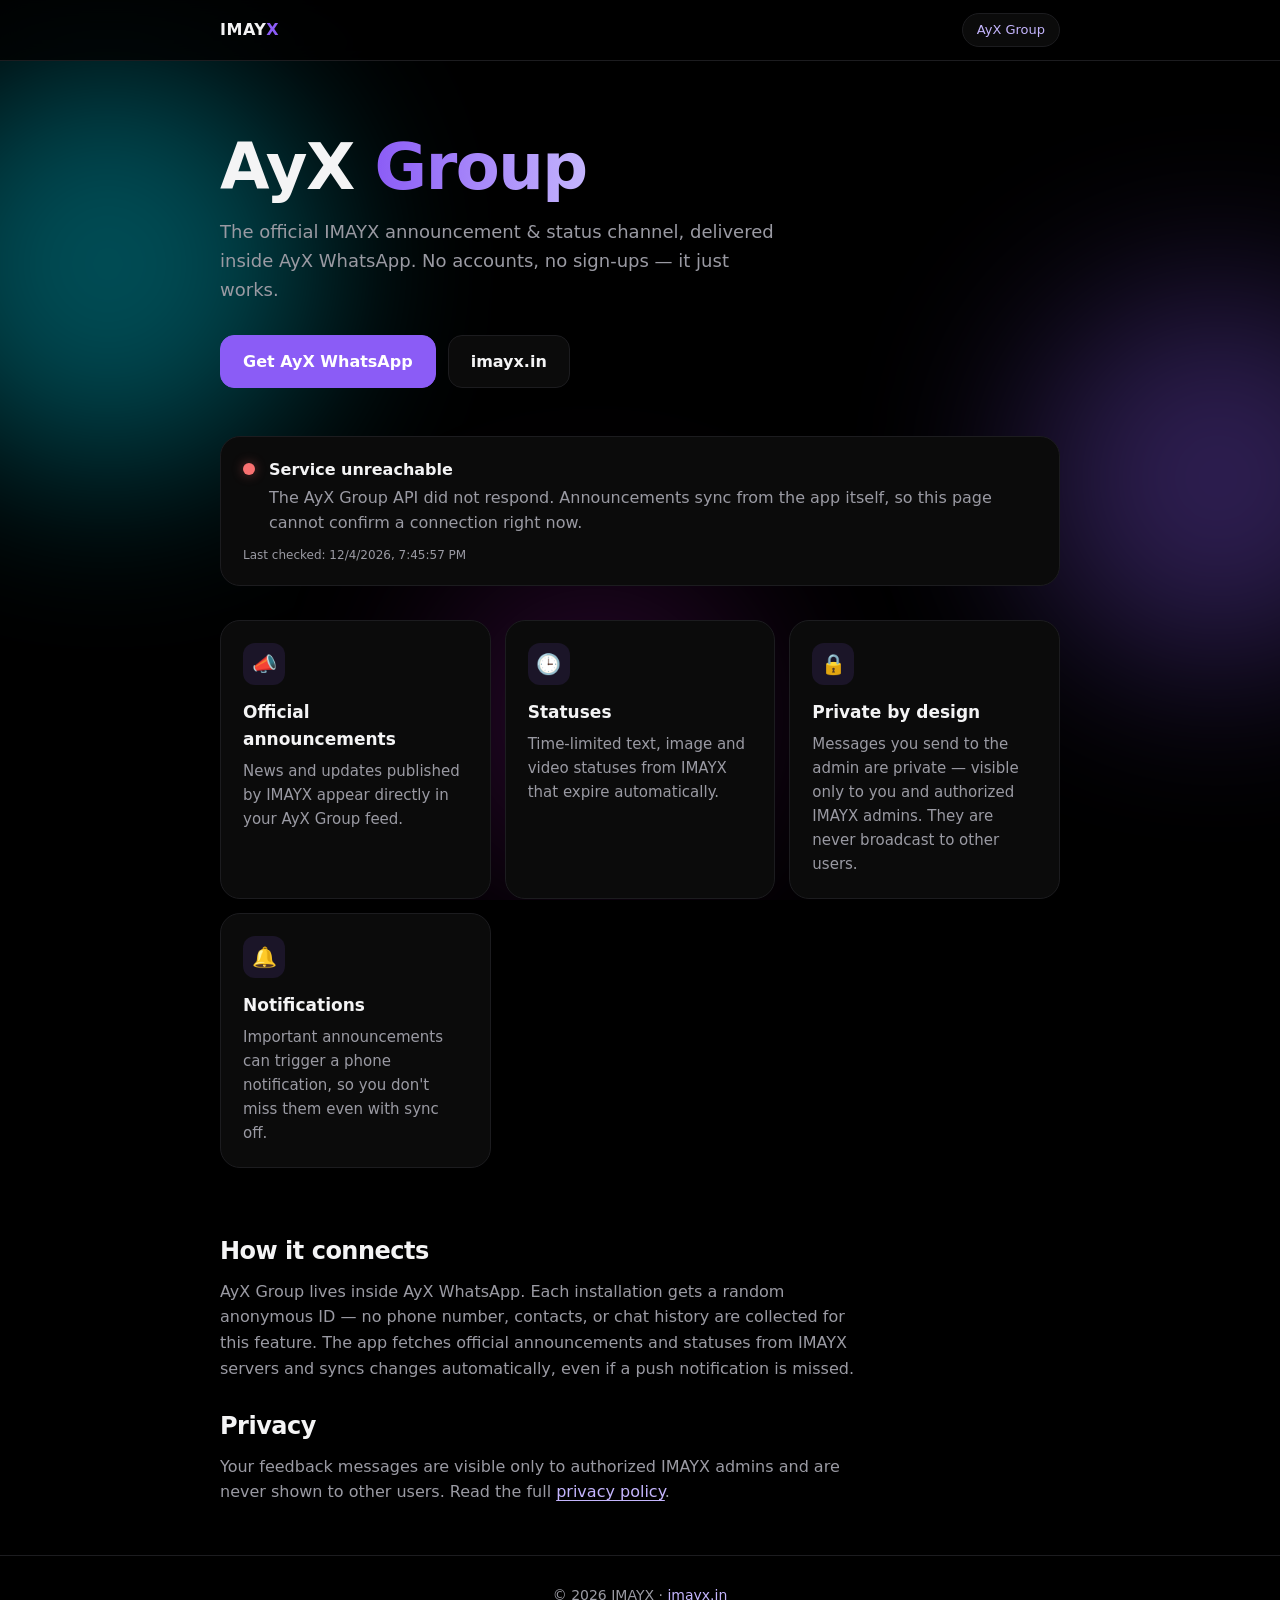
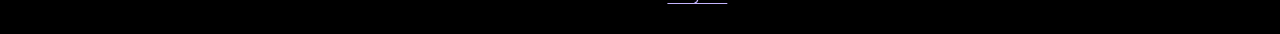
<file: hello/index.html>
<!doctype html>
<html lang="en">
<head>
<meta charset="utf-8">
<meta name="viewport" content="width=device-width,initial-scale=1">
<meta name="theme-color" content="#000000">
<title>AyX Group — Official IMAYX announcements &amp; statuses</title>
<meta name="description" content="AyX Group is the official IMAYX announcement and status channel inside AyX WhatsApp. Announcements and statuses delivered by IMAYX; your messages stay private.">
<link rel="canonical" href="https://hello.imayx.in/">
<meta property="og:type" content="website">
<meta property="og:url" content="https://hello.imayx.in/">
<meta property="og:title" content="AyX Group — Official IMAYX announcements &amp; statuses">
<meta property="og:description" content="Official announcements and statuses from IMAYX, delivered inside AyX WhatsApp.">
<link rel="stylesheet" href="hello.css">
</head>
<body>
<nav><div class="wrap"><a class="logo" href="https://imayx.in/">IMAY<b>X</b></a><span class="pill">AyX Group</span></div></nav>
<main class="wrap">
  <section class="hero">
    <h1>AyX <span>Group</span></h1>
    <p class="lead">The official IMAYX announcement &amp; status channel, delivered inside AyX WhatsApp. No accounts, no sign-ups — it just works.</p>
    <div class="btns">
      <a class="btn p" href="https://imayx.in/ayx/whatsapp/">Get AyX WhatsApp</a>
      <a class="btn" href="https://imayx.in/">imayx.in</a>
    </div>
  </section>

  <section class="status-card" id="status-card" aria-live="polite">
    <div class="status-row">
      <span class="dot" id="status-dot"></span>
      <div>
        <h3 id="status-title">Checking service status…</h3>
        <p class="muted" id="status-detail">Contacting the AyX Group API…</p>
      </div>
    </div>
    <p class="checked muted" id="status-checked"></p>
  </section>

  <div class="grid">
    <div class="card"><div class="ic">📣</div><h3>Official announcements</h3><p>News and updates published by IMAYX appear directly in your AyX Group feed.</p></div>
    <div class="card"><div class="ic">🕒</div><h3>Statuses</h3><p>Time-limited text, image and video statuses from IMAYX that expire automatically.</p></div>
    <div class="card"><div class="ic">🔒</div><h3>Private by design</h3><p>Messages you send to the admin are private — visible only to you and authorized IMAYX admins. They are never broadcast to other users.</p></div>
    <div class="card"><div class="ic">🔔</div><h3>Notifications</h3><p>Important announcements can trigger a phone notification, so you don't miss them even with sync off.</p></div>
  </div>

  <section class="sec">
    <h2>How it connects</h2>
    <p class="muted">AyX Group lives inside AyX WhatsApp. Each installation gets a random anonymous ID — no phone number, contacts, or chat history are collected for this feature. The app fetches official announcements and statuses from IMAYX servers and syncs changes automatically, even if a push notification is missed.</p>
    <h2>Privacy</h2>
    <p class="muted">Your feedback messages are visible only to authorized IMAYX admins and are never shown to other users. Read the full <a class="link" href="https://imayx.in/ayx/whatsapp/privacy/">privacy policy</a>.</p>
  </section>
</main>
<footer><div class="wrap">© 2026 IMAYX · <a class="link" href="https://imayx.in/">imayx.in</a></div></footer>
<script src="hello.js"></script>
<script src="/assets/fx.js" defer></script>
</body>
</html>
</file>
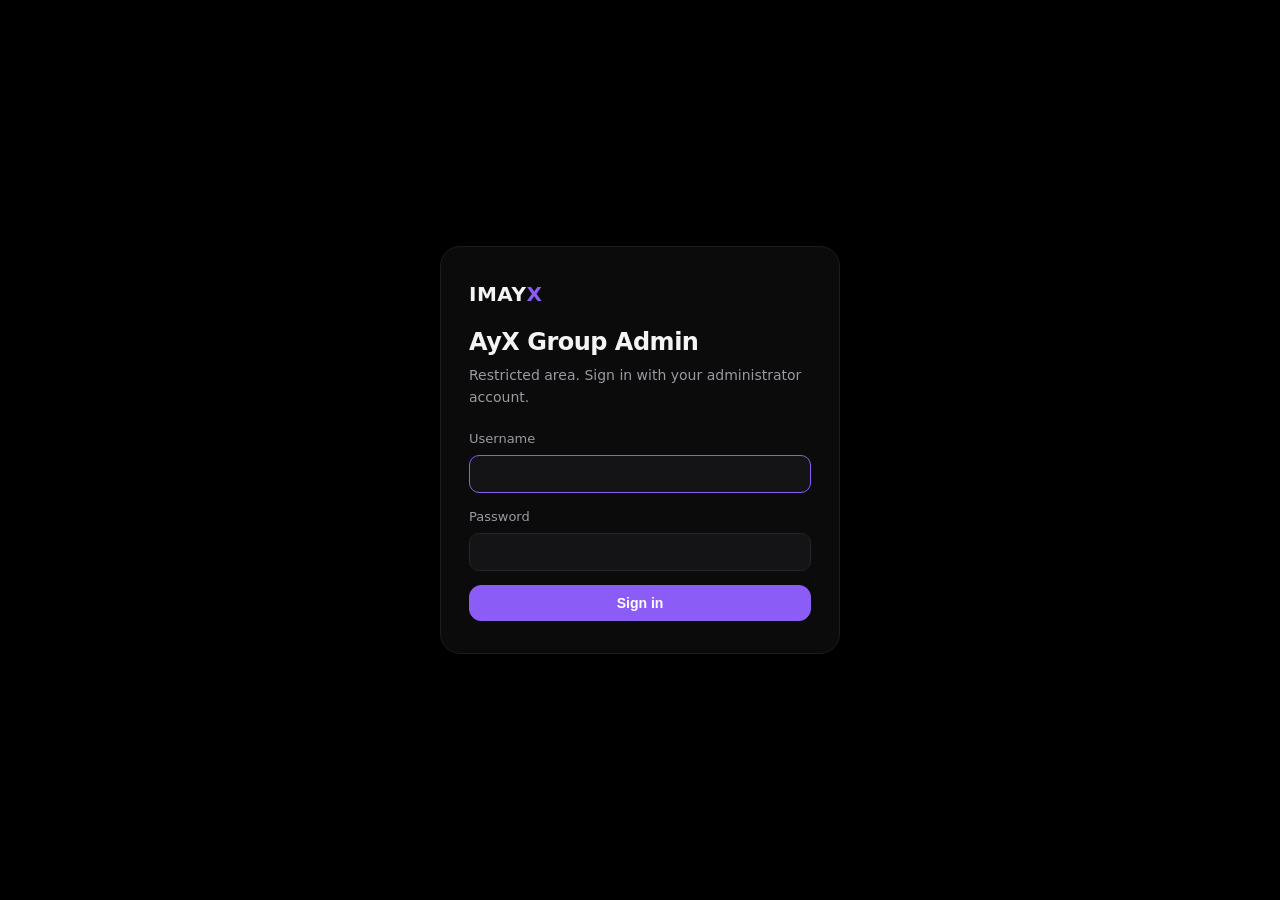
<file: admin/ayx-group/index.html>
<!doctype html>
<html lang="en">
<head>
<meta charset="utf-8">
<meta name="viewport" content="width=device-width,initial-scale=1">
<meta name="theme-color" content="#000000">
<meta name="robots" content="noindex,nofollow">
<title>AyX Group Admin — IMAYX</title>
<link rel="stylesheet" href="app.css">
</head>
<body>

<!-- Login view -->
<div id="login-view" hidden>
  <div class="login-card">
    <a class="logo" href="https://imayx.in/">IMAY<b>X</b></a>
    <h1>AyX Group Admin</h1>
    <p class="muted">Restricted area. Sign in with your administrator account.</p>
    <div class="api-note muted" id="login-api-note" hidden></div>
    <form id="login-form" autocomplete="off">
      <label>Username
        <input type="text" id="login-user" name="username" autocomplete="username" required>
      </label>
      <label>Password
        <input type="password" id="login-pass" name="password" autocomplete="current-password" required>
      </label>
      <div class="form-error" id="login-error" role="alert" hidden></div>
      <button type="submit" class="btn primary block" id="login-submit">Sign in</button>
    </form>
    <div id="totp-step" hidden>
      <p class="muted" style="margin-bottom:6px"><strong style="color:var(--text)">Two-factor authentication</strong></p>
      <p class="muted" style="margin-bottom:16px">Enter the 6-digit code from your authenticator app.</p>
      <form id="totp-form" autocomplete="off">
        <label>Authentication code
          <input type="text" id="totp-code" inputmode="numeric" pattern="[0-9]*" maxlength="6" autocomplete="one-time-code" required>
        </label>
        <div class="form-error" id="totp-error" role="alert" hidden></div>
        <button type="submit" class="btn primary block" id="totp-submit">Verify</button>
        <button type="button" class="btn ghost block" id="totp-back" style="margin-top:8px">← Back to sign in</button>
      </form>
    </div>
  </div>
</div>

<!-- App shell -->
<div id="app" hidden>
  <aside id="sidebar">
    <div class="side-head">
      <a class="logo" href="https://imayx.in/">IMAY<b>X</b></a>
      <span class="pill">AyX Group</span>
    </div>
    <nav id="side-nav">
      <a href="#/overview" data-route="overview"><span class="ni">📊</span>Overview</a>
      <a href="#/announcements" data-route="announcements"><span class="ni">📣</span>Announcements</a>
      <a href="#/push" data-route="push"><span class="ni">🔔</span>Push</a>
      <a href="#/status" data-route="status"><span class="ni">🕒</span>Statuses</a>
      <a href="#/inbox" data-route="inbox"><span class="ni">✉️</span>Inbox<span class="nav-badge" id="nav-inbox-badge" hidden></span></a>
      <a href="#/installations" data-route="installations"><span class="ni">📱</span>Installations</a>
      <a href="#/media" data-route="media"><span class="ni">🖼️</span>Media</a>
      <a href="#/audit" data-route="audit"><span class="ni">🧾</span>Audit logs</a>
      <a href="#/security" data-route="security"><span class="ni">🛡️</span>Security</a>
    </nav>
    <div class="side-foot">
      <button class="btn ghost block" id="logout-btn">Sign out</button>
    </div>
  </aside>
  <div class="scrim" id="scrim"></div>
  <div class="main-col">
    <header id="topbar">
      <button id="menu-btn" aria-label="Open menu">☰</button>
      <span id="page-title">Overview</span>
    </header>
    <main id="view"></main>
  </div>
</div>

<div id="modal-root"></div>
<div id="toast-root" aria-live="polite"></div>
<script src="app.js"></script>
</body>
</html>
</file>
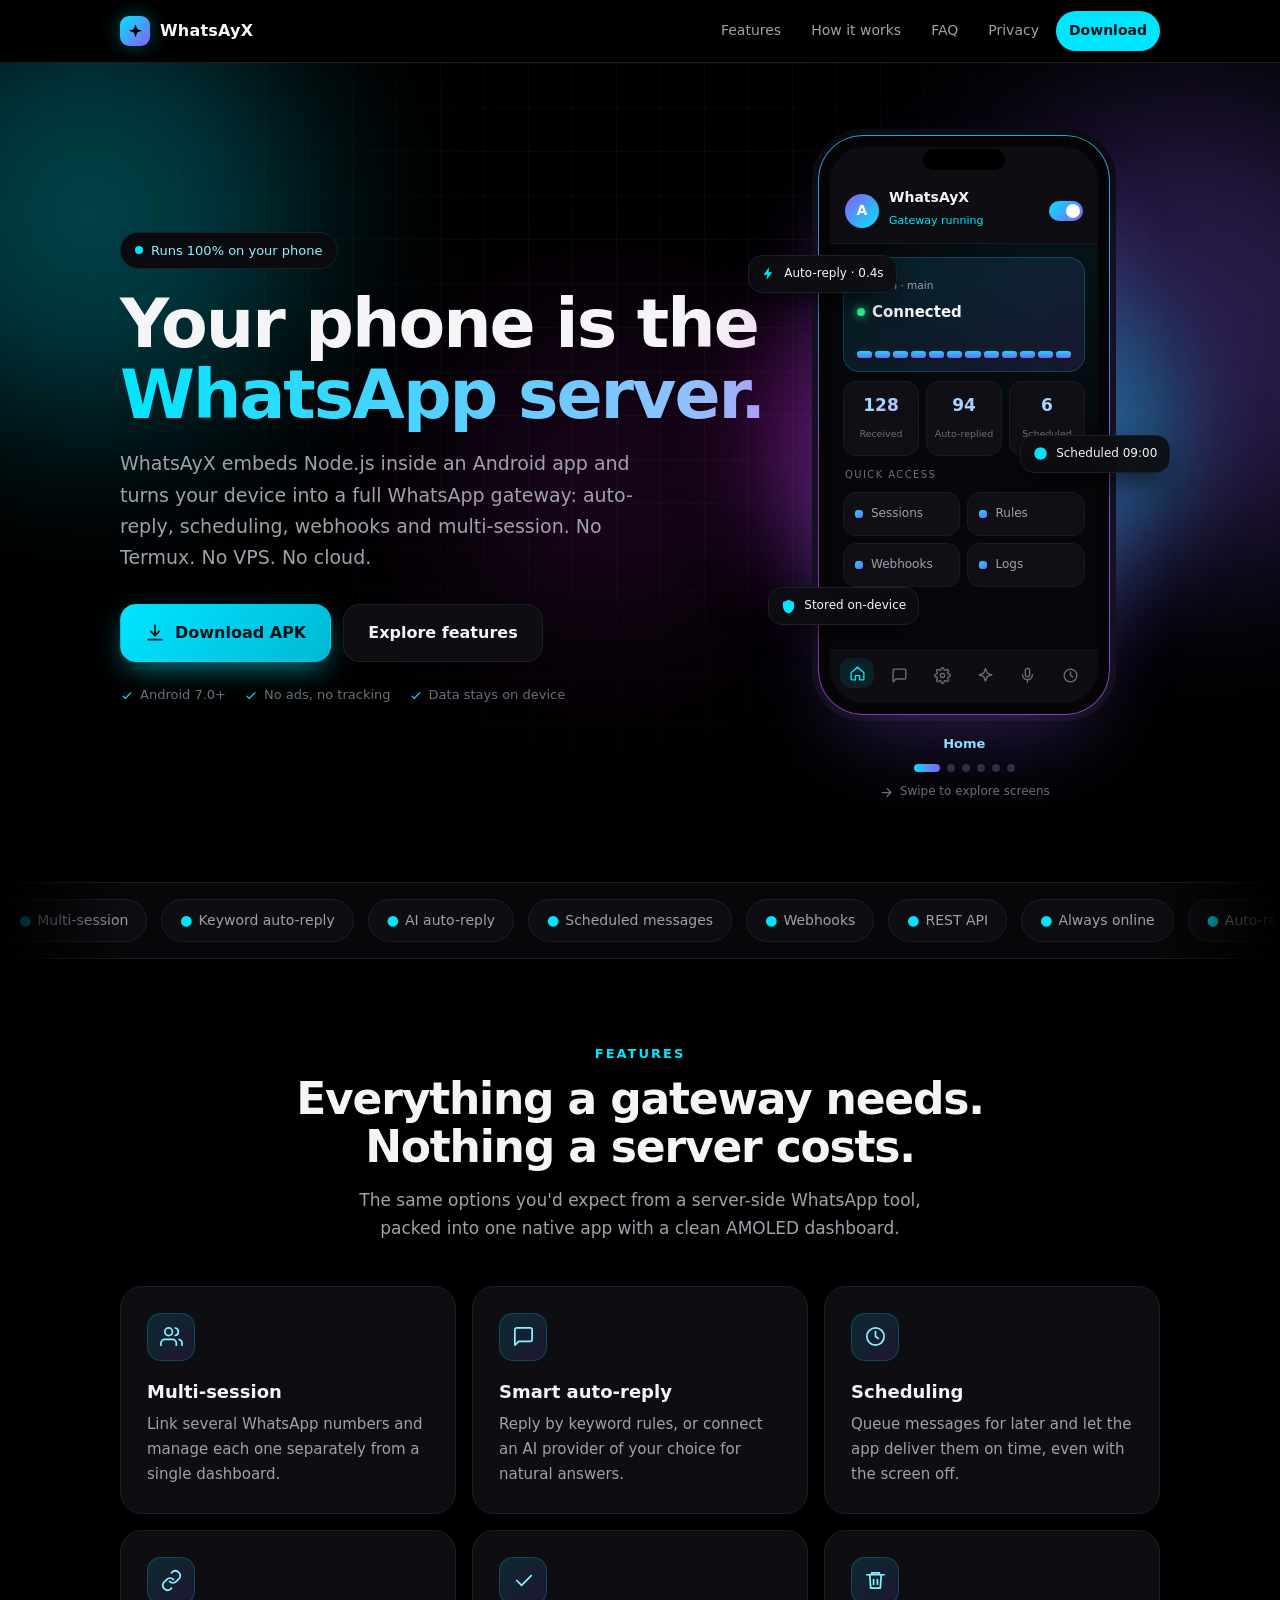
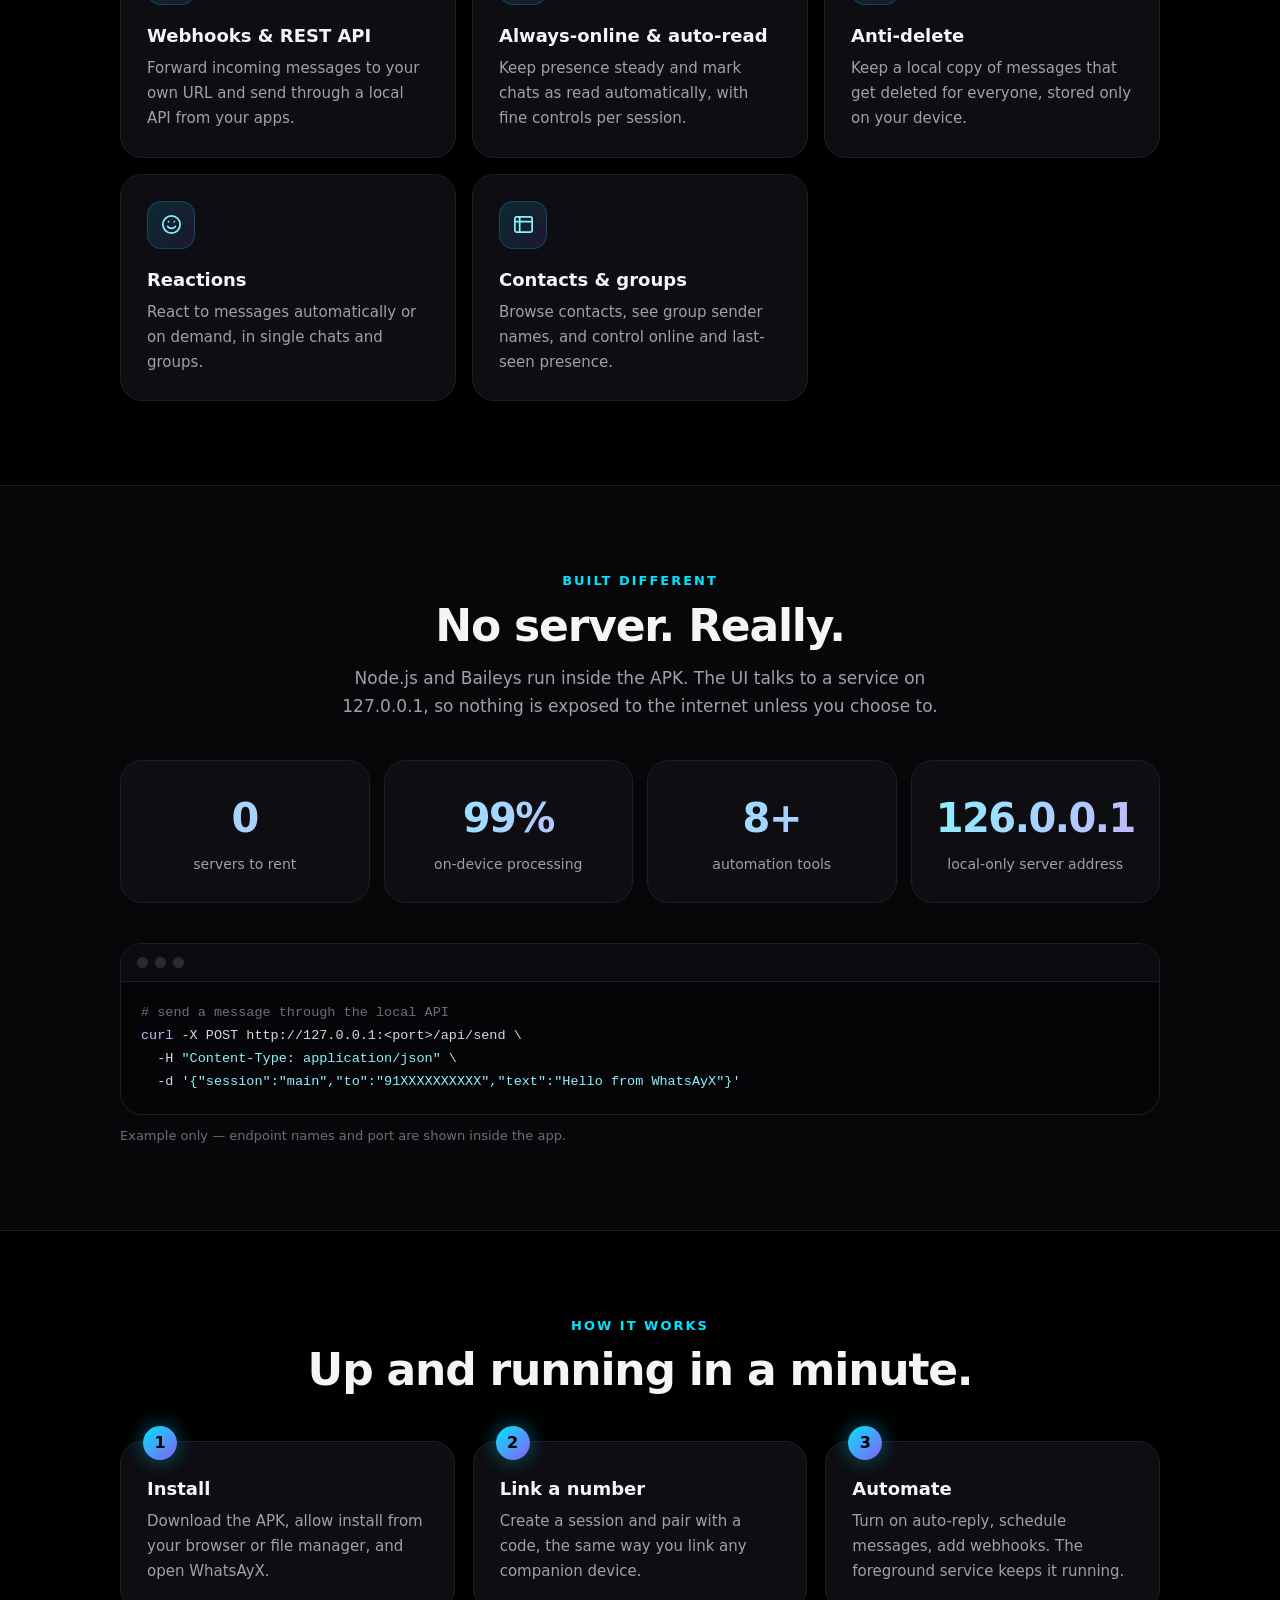
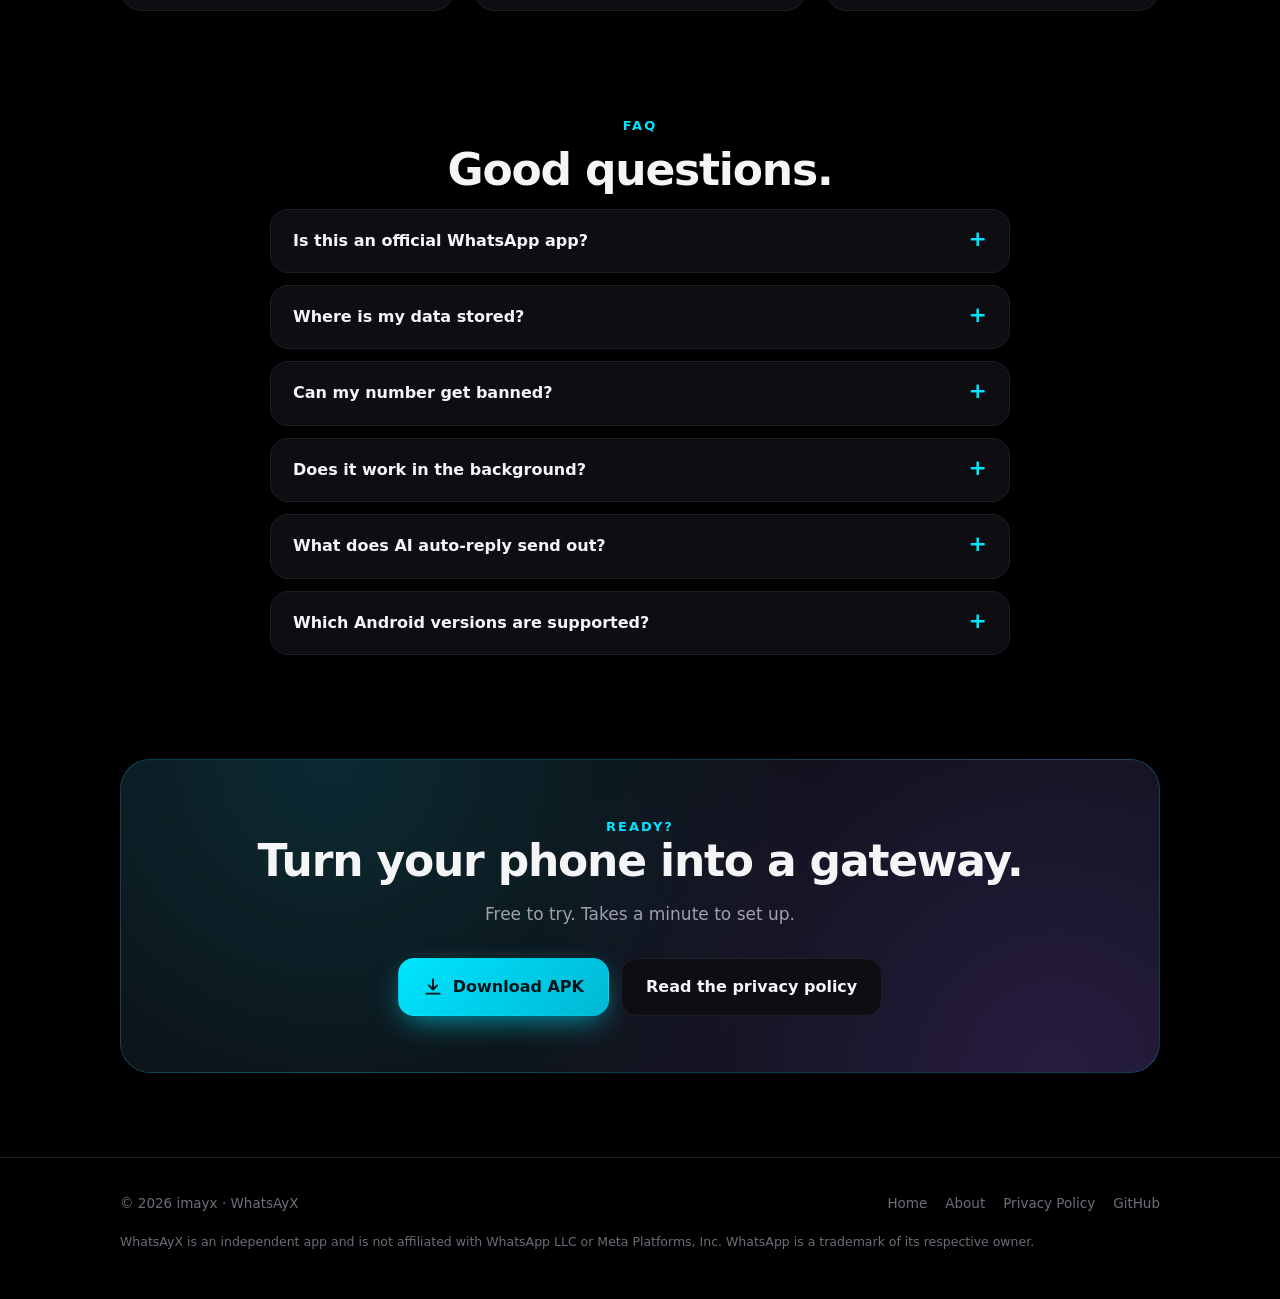
<file: ayx/whatsapp/index.html>
<!doctype html>
<html lang="en">
<head>
<meta charset="utf-8">
<meta name="viewport" content="width=device-width,initial-scale=1">
<meta name="theme-color" content="#000000">
<title>WhatsAyX — On-device WhatsApp automation for Android</title>
<meta name="description" content="WhatsAyX runs a complete WhatsApp gateway on your Android phone. Multi-session, auto-reply, scheduling, webhooks. No server, no cloud.">
<meta property="og:title" content="WhatsAyX — On-device WhatsApp automation">
<meta property="og:description" content="Your phone is the server. Multi-session, auto-reply, scheduling, webhooks. No cloud.">
<meta property="og:type" content="website">
<link rel="stylesheet" href="/ayx/whatsapp/wa.css">
</head>
<body>
<div id="bar"></div>
<nav class="top"><div class="wrap">
  <a class="brand" href="/ayx/whatsapp/"><i><svg viewBox="0 0 24 24"><path d="M12 2l2.4 6.6L21 11l-6.6 2.4L12 20l-2.4-6.6L3 11l6.6-2.4z"/></svg></i>WhatsAyX</a>
  <div class="links">
    <a href="#features">Features</a><a href="#how">How it works</a><a href="#faq">FAQ</a>
    <a class="keep" href="/ayx/whatsapp/privacy/">Privacy</a>
    <a class="cta js-download" href="#download">Download</a>
  </div>
</div></nav>

<header class="hero">
  <div class="aurora"><b></b><b></b><b></b></div><div class="grid-bg"></div>
  <div class="wrap">
    <div>
      <span class="pill rv"><span class="dot"></span>Runs 100% on your phone</span>
      <h1 class="rv">Your phone is the <em>WhatsApp&nbsp;server.</em></h1>
      <p class="lead rv">WhatsAyX embeds Node.js inside an Android app and turns your device into a full WhatsApp gateway: auto-reply, scheduling, webhooks and multi-session. No Termux. No VPS. No cloud.</p>
      <div class="cta-row rv">
        <a class="btn p js-download" href="#download" id="download"><svg viewBox="0 0 24 24" fill="none" stroke="currentColor" stroke-width="2.2" stroke-linecap="round" stroke-linejoin="round"><path d="M12 3v12m0 0l-5-5m5 5l5-5M4 20h16"/></svg> Download APK</a>
        <a class="btn" href="#features">Explore features</a>
      </div>
      <div class="meta rv">
        <span><svg viewBox="0 0 24 24"><path d="M9 16.2l-3.5-3.5L4 14.2l5 5 11-11-1.5-1.5z"/></svg>Android 7.0+</span>
        <span><svg viewBox="0 0 24 24"><path d="M9 16.2l-3.5-3.5L4 14.2l5 5 11-11-1.5-1.5z"/></svg>No ads, no tracking</span>
        <span><svg viewBox="0 0 24 24"><path d="M9 16.2l-3.5-3.5L4 14.2l5 5 11-11-1.5-1.5z"/></svg>Data stays on device</span>
      </div>
    </div>
    <div class="phone-wrap rv">
      <div class="phone-stage">
        <div class="halo"></div>
        <div class="chip-float a"><svg viewBox="0 0 24 24"><path d="M13 2L4 14h6l-1 8 9-12h-6z"/></svg>Auto-reply · 0.4s</div>
        <div class="chip-float b"><svg viewBox="0 0 24 24"><path d="M12 22a10 10 0 100-20 10 10 0 000 20zm1-15h-2v6l5 3 1-1.7-4-2.3z"/></svg>Scheduled 09:00</div>
        <div class="chip-float c"><svg viewBox="0 0 24 24"><path d="M12 1l9 4v6c0 5.5-3.8 10.7-9 12-5.2-1.3-9-6.5-9-12V5z"/></svg>Stored on-device</div>
        <div class="phone"><div class="screen">
          <div class="deck" id="deck" aria-roledescription="carousel" aria-label="WhatsAyX app screens">
            <div class="slides" id="slides">

              <section class="pane" data-name="Home">
                <div class="s-top"><div class="av">A</div><div><b>WhatsAyX</b><small>Gateway running</small></div><span class="sw on" style="margin-left:auto"></span></div>
                <div class="p-body stg">
                  <div class="hcard"><small>Session · main</small><b>Connected</b><div class="eq"><i></i><i></i><i></i><i></i><i></i><i></i><i></i><i></i><i></i><i></i><i></i><i></i></div></div>
                  <div class="ms"><div><b>128</b><span>Received</span></div><div><b>94</b><span>Auto-replied</span></div><div><b>6</b><span>Scheduled</span></div></div>
                  <div class="cap">Quick access</div>
                  <div class="tiles"><div>Sessions</div><div>Rules</div><div>Webhooks</div><div>Logs</div></div>
                </div>
              </section>

              <section class="pane" data-name="Chat preview">
                <div class="s-top"><div class="av">C</div><div><b>Customer</b><small>online</small></div></div>
                <div class="chat" id="chat">
                  <div class="msg in">Hi! Do you ship to Mumbai?<small style="color:#6d6d7a;text-align:left">09:41</small></div>
                  <div class="msg out"><span class="tag">auto-reply · keyword</span><br>Yes, we deliver across India in 2–4 days.<small>09:41 ✓✓</small></div>
                  <div class="msg in">What's the price?</div>
                  <div class="msg out"><span class="tag">auto-reply · AI</span><br>The Starter plan is ₹499/mo. Want the full price list?<small>09:42 ✓✓</small></div>
                  <div class="msg in">Yes please 🙏</div>
                  <div class="typing"><i></i><i></i><i></i></div>
                </div>
                <div class="s-foot"><div>Message</div><i></i></div>
              </section>

              <section class="pane" data-name="Settings">
                <div class="s-top"><div class="av">⚙</div><div><b>Settings</b><small>Session · main</small></div></div>
                <div class="p-body stg">
                  <div class="row">Always online<span class="sw on late"></span></div>
                  <div class="row">Auto-read<span class="sw on late"></span></div>
                  <div class="row">Anti-delete<span class="sw on late"></span></div>
                  <div class="row">Reactions<span class="sw"></span></div>
                  <div class="row">Presence control<span class="sw on late"></span></div>
                  <div class="row go" data-go="3"><div>AI assistant<small>Provider, prompt, auto-reply</small></div></div>
                </div>
              </section>

              <section class="pane" data-name="AI assistant">
                <div class="s-top"><div class="av">✦</div><div><b>AI assistant</b><small>Settings</small></div><span class="sw on late" style="margin-left:auto"></span></div>
                <div class="p-body stg">
                  <div class="field"><small>Provider</small><span>Custom · your own key</span></div>
                  <div class="field"><small>Model</small><span>gpt-4o-mini</span></div>
                  <div class="field area"><small>System prompt</small><span>You are the support assistant for my shop. Reply short, polite and in the customer's language</span></div>
                  <div class="field"><small>Creativity</small><div class="rng"><i></i></div></div>
                  <div class="chips"><span class="on">Private chats</span><span>Groups</span><span class="on">Keywords first</span></div>
                </div>
              </section>

              <section class="pane" data-name="Voice AI">
                <div class="s-top"><div class="av">♪</div><div><b>Voice AI</b><small>Hindi · English</small></div></div>
                <div class="voice stg">
                  <div class="mic"><svg viewBox="0 0 24 24"><rect x="9" y="2" width="6" height="12" rx="3"/><path d="M5 11a7 7 0 0014 0M12 18v4"/></svg></div>
                  <div class="wave"><i></i><i></i><i></i><i></i><i></i><i></i><i></i><i></i><i></i><i></i><i></i><i></i><i></i><i></i><i></i><i></i><i></i></div>
                  <div class="vstate">Listening…</div>
                  <div class="bubble">“Send good morning to the team group at 9”</div>
                  <div class="bubble r">Done. Scheduled for 09:00 ✓</div>
                </div>
              </section>

              <section class="pane" data-name="Schedule">
                <div class="s-top"><div class="av">◷</div><div><b>Scheduled</b><small>3 queued</small></div></div>
                <div class="p-body stg">
                  <div class="sch"><time>09:00</time><div>Good morning<small>Team group</small></div></div>
                  <div class="sch"><time>13:30</time><div>Invoice reminder<small>Customer · Rahul</small></div></div>
                  <div class="sch"><time>18:00</time><div>Daily status<small>Webhook + chat</small></div></div>
                  <div class="addbtn">+ New schedule</div>
                </div>
              </section>

            </div>
          </div>
          <div class="s-nav" id="snav"><button type="button" data-go="0" aria-label="Home"><svg viewBox="0 0 24 24"><path d="M3 11l9-8 9 8v9a1 1 0 01-1 1h-5v-6H9v6H4a1 1 0 01-1-1z"/></svg></button><button type="button" data-go="1" aria-label="Chat"><svg viewBox="0 0 24 24"><path d="M21 15a2 2 0 01-2 2H7l-4 4V5a2 2 0 012-2h14a2 2 0 012 2z"/></svg></button><button type="button" data-go="2" aria-label="Settings"><svg viewBox="0 0 24 24"><circle cx="12" cy="12" r="3"/><path d="M19.4 15a1.7 1.7 0 00.3 1.8l.1.1a2 2 0 11-2.8 2.8l-.1-.1a1.7 1.7 0 00-1.8-.3 1.7 1.7 0 00-1 1.5V21a2 2 0 11-4 0v-.1a1.7 1.7 0 00-1.1-1.5 1.7 1.7 0 00-1.8.3l-.1.1a2 2 0 11-2.8-2.8l.1-.1a1.7 1.7 0 00.3-1.8 1.7 1.7 0 00-1.5-1H3a2 2 0 110-4h.1a1.7 1.7 0 001.5-1.1 1.7 1.7 0 00-.3-1.8l-.1-.1a2 2 0 112.8-2.8l.1.1a1.7 1.7 0 001.8.3H9a1.7 1.7 0 001-1.5V3a2 2 0 114 0v.1a1.7 1.7 0 001 1.5 1.7 1.7 0 001.8-.3l.1-.1a2 2 0 112.8 2.8l-.1.1a1.7 1.7 0 00-.3 1.8V9a1.7 1.7 0 001.5 1H21a2 2 0 110 4h-.1a1.7 1.7 0 00-1.5 1z"/></svg></button><button type="button" data-go="3" aria-label="AI assistant"><svg viewBox="0 0 24 24"><path d="M12 2l2.4 6.6L21 11l-6.6 2.4L12 20l-2.4-6.6L3 11l6.6-2.4z"/></svg></button><button type="button" data-go="4" aria-label="Voice AI"><svg viewBox="0 0 24 24"><rect x="9" y="2" width="6" height="12" rx="3"/><path d="M5 11a7 7 0 0014 0M12 18v4"/></svg></button><button type="button" data-go="5" aria-label="Schedule"><svg viewBox="0 0 24 24"><circle cx="12" cy="12" r="9"/><path d="M12 7v5l3 2"/></svg></button></div>
        </div></div>
      </div>
      <div class="deck-ui">
        <div class="deck-lbl" id="deckLbl">Home</div>
        <div class="dots" id="dots"><button type="button" data-go="0" aria-label="Home screen"></button><button type="button" data-go="1" aria-label="Chat screen"></button><button type="button" data-go="2" aria-label="Settings screen"></button><button type="button" data-go="3" aria-label="AI assistant screen"></button><button type="button" data-go="4" aria-label="Voice AI screen"></button><button type="button" data-go="5" aria-label="Schedule screen"></button></div>
        <div class="hint"><svg viewBox="0 0 24 24"><path d="M5 12h14M13 6l6 6-6 6"/></svg>Swipe to explore screens</div>
      </div>
    </div>
  </div>
</header>

<div class="marquee"><div class="track">
  <span><b>●</b>Multi-session</span><span><b>●</b>Keyword auto-reply</span><span><b>●</b>AI auto-reply</span><span><b>●</b>Scheduled messages</span><span><b>●</b>Webhooks</span><span><b>●</b>REST API</span><span><b>●</b>Always online</span><span><b>●</b>Auto-read</span><span><b>●</b>Anti-delete</span><span><b>●</b>Reactions</span><span><b>●</b>Contacts &amp; groups</span><span><b>●</b>Presence control</span>
  <span><b>●</b>Multi-session</span><span><b>●</b>Keyword auto-reply</span><span><b>●</b>AI auto-reply</span><span><b>●</b>Scheduled messages</span><span><b>●</b>Webhooks</span><span><b>●</b>REST API</span><span><b>●</b>Always online</span><span><b>●</b>Auto-read</span><span><b>●</b>Anti-delete</span><span><b>●</b>Reactions</span><span><b>●</b>Contacts &amp; groups</span><span><b>●</b>Presence control</span>
</div></div>

<section class="sec" id="features"><div class="wrap">
  <div class="center rv"><div class="eyebrow">Features</div><h2>Everything a gateway needs.<br>Nothing a server costs.</h2><p class="sub">The same options you'd expect from a server-side WhatsApp tool, packed into one native app with a clean AMOLED dashboard.</p></div>
  <div class="features">
    <div class="card rv"><div class="ic"><svg viewBox="0 0 24 24"><path d="M17 21v-2a4 4 0 00-4-4H5a4 4 0 00-4 4v2M9 11a4 4 0 100-8 4 4 0 000 8zM23 21v-2a4 4 0 00-3-3.9M16 3.1a4 4 0 010 7.8"/></svg></div><h3>Multi-session</h3><p>Link several WhatsApp numbers and manage each one separately from a single dashboard.</p></div>
    <div class="card rv"><div class="ic"><svg viewBox="0 0 24 24"><path d="M21 15a2 2 0 01-2 2H7l-4 4V5a2 2 0 012-2h14a2 2 0 012 2z"/></svg></div><h3>Smart auto-reply</h3><p>Reply by keyword rules, or connect an AI provider of your choice for natural answers.</p></div>
    <div class="card rv"><div class="ic"><svg viewBox="0 0 24 24"><circle cx="12" cy="12" r="9"/><path d="M12 7v5l3 2"/></svg></div><h3>Scheduling</h3><p>Queue messages for later and let the app deliver them on time, even with the screen off.</p></div>
    <div class="card rv"><div class="ic"><svg viewBox="0 0 24 24"><path d="M10 13a5 5 0 007 0l3-3a5 5 0 00-7-7l-1 1M14 11a5 5 0 00-7 0l-3 3a5 5 0 007 7l1-1"/></svg></div><h3>Webhooks &amp; REST API</h3><p>Forward incoming messages to your own URL and send through a local API from your apps.</p></div>
    <div class="card rv"><div class="ic"><svg viewBox="0 0 24 24"><path d="M5 12l5 5L20 7"/></svg></div><h3>Always-online &amp; auto-read</h3><p>Keep presence steady and mark chats as read automatically, with fine controls per session.</p></div>
    <div class="card rv"><div class="ic"><svg viewBox="0 0 24 24"><path d="M3 6h18M8 6V4h8v2M6 6l1 14h10l1-14M10 11v5M14 11v5"/></svg></div><h3>Anti-delete</h3><p>Keep a local copy of messages that get deleted for everyone, stored only on your device.</p></div>
    <div class="card rv"><div class="ic"><svg viewBox="0 0 24 24"><circle cx="12" cy="12" r="9"/><path d="M8 14s1.5 2 4 2 4-2 4-2M9 9h.01M15 9h.01"/></svg></div><h3>Reactions</h3><p>React to messages automatically or on demand, in single chats and groups.</p></div>
    <div class="card rv"><div class="ic"><svg viewBox="0 0 24 24"><rect x="3" y="4" width="18" height="16" rx="2"/><path d="M3 9h18M8 4v16"/></svg></div><h3>Contacts &amp; groups</h3><p>Browse contacts, see group sender names, and control online and last-seen presence.</p></div>
  </div>
</div></section>

<section class="sec" style="background:var(--bg2);border-block:1px solid var(--line)"><div class="wrap">
  <div class="center rv"><div class="eyebrow">Built different</div><h2>No server. Really.</h2><p class="sub">Node.js and Baileys run inside the APK. The UI talks to a service on 127.0.0.1, so nothing is exposed to the internet unless you choose to.</p></div>
  <div class="stats">
    <div class="stat rv"><b data-to="0" data-suf="">0</b><span>servers to rent</span></div>
    <div class="stat rv"><b data-to="100" data-suf="%">0</b><span>on-device processing</span></div>
    <div class="stat rv"><b data-to="8" data-suf="+">0</b><span>automation tools</span></div>
    <div class="stat rv"><b data-to="127" data-suf=".0.0.1">0</b><span>local-only server address</span></div>
  </div>
  <div class="code rv"><div class="bar"><i></i><i></i><i></i></div>
<pre><span class="c"># send a message through the local API</span>
<span class="k">curl</span> -X POST http://127.0.0.1:&lt;port&gt;/api/send \
  -H <span class="s">"Content-Type: application/json"</span> \
  -d <span class="s">'{"session":"main","to":"91XXXXXXXXXX","text":"Hello from WhatsAyX"}'</span></pre></div>
  <p class="rv" style="color:var(--dim);font-size:13px;margin-top:10px">Example only — endpoint names and port are shown inside the app.</p>
</div></section>

<section class="sec" id="how"><div class="wrap">
  <div class="center rv"><div class="eyebrow">How it works</div><h2>Up and running in a minute.</h2></div>
  <div class="how">
    <div class="step rv"><h3>Install</h3><p>Download the APK, allow install from your browser or file manager, and open WhatsAyX.</p></div>
    <div class="step rv"><h3>Link a number</h3><p>Create a session and pair with a code, the same way you link any companion device.</p></div>
    <div class="step rv"><h3>Automate</h3><p>Turn on auto-reply, schedule messages, add webhooks. The foreground service keeps it running.</p></div>
  </div>
</div></section>

<section class="sec" id="faq" style="padding-top:20px"><div class="wrap" style="max-width:780px">
  <div class="center rv"><div class="eyebrow">FAQ</div><h2>Good questions.</h2></div>
  <details class="rv"><summary>Is this an official WhatsApp app?</summary><p>No. WhatsAyX is an independent project and is not affiliated with, endorsed by or sponsored by WhatsApp or Meta. "WhatsApp" is a trademark of its owner.</p></details>
  <details class="rv"><summary>Where is my data stored?</summary><p>On your device. Session credentials and message data stay in the app's private storage. There is no WhatsAyX cloud. See the <a href="/ayx/whatsapp/privacy/" style="color:var(--g2)">Privacy Policy</a>.</p></details>
  <details class="rv"><summary>Can my number get banned?</summary><p>Automation with unofficial clients can break WhatsApp's terms and may lead to restrictions. Use it responsibly, avoid spam and bulk unsolicited messaging, and prefer a number you can afford to risk.</p></details>
  <details class="rv"><summary>Does it work in the background?</summary><p>Yes, through an Android foreground service with a notification. Some phone brands kill background apps, so you may need to disable battery optimization for WhatsAyX.</p></details>
  <details class="rv"><summary>What does AI auto-reply send out?</summary><p>Only if you turn it on and add your own provider key: the incoming message text is sent to that provider to generate the reply. Keyword replies never leave your phone.</p></details>
  <details class="rv"><summary>Which Android versions are supported?</summary><p>Android 7.0 and above, on 64-bit (arm64) devices.</p></details>
</div></section>

<section class="sec" style="padding-top:20px"><div class="wrap">
  <div class="final rv">
    <div class="eyebrow">Ready?</div>
    <h2>Turn your phone into a gateway.</h2>
    <p class="sub" style="margin:0 auto">Free to try. Takes a minute to set up.</p>
    <div class="cta-row"><a class="btn p js-download" href="#download"><svg viewBox="0 0 24 24" fill="none" stroke="currentColor" stroke-width="2.2" stroke-linecap="round" stroke-linejoin="round"><path d="M12 3v12m0 0l-5-5m5 5l5-5M4 20h16"/></svg> Download APK</a><a class="btn" href="/ayx/whatsapp/privacy/">Read the privacy policy</a></div>
  </div>
</div></section>

<footer><div class="wrap">
  <div>© <span id="yr">2026</span> imayx · WhatsAyX</div>
  <nav><a href="/">Home</a><a href="/about/">About</a><a href="/ayx/whatsapp/privacy/">Privacy Policy</a><a href="https://github.com/ayxhere">GitHub</a></nav>
</div>
<p class="disc">WhatsAyX is an independent app and is not affiliated with WhatsApp LLC or Meta Platforms, Inc. WhatsApp is a trademark of its respective owner.</p></footer>

<div id="toast" role="status" aria-live="polite"></div>
<script>
  /* PUT YOUR APK / STORE LINK HERE, e.g. "https://github.com/ayxhere/AyXWhatsapp/releases/latest" */
  window.WA_DOWNLOAD_URL = "https://github.com/ayxhere/AyXWhatsapp/releases/download/release/app-release.apk";
</script>
<script src="/ayx/whatsapp/wa.js"></script>
</body></html>
</file>
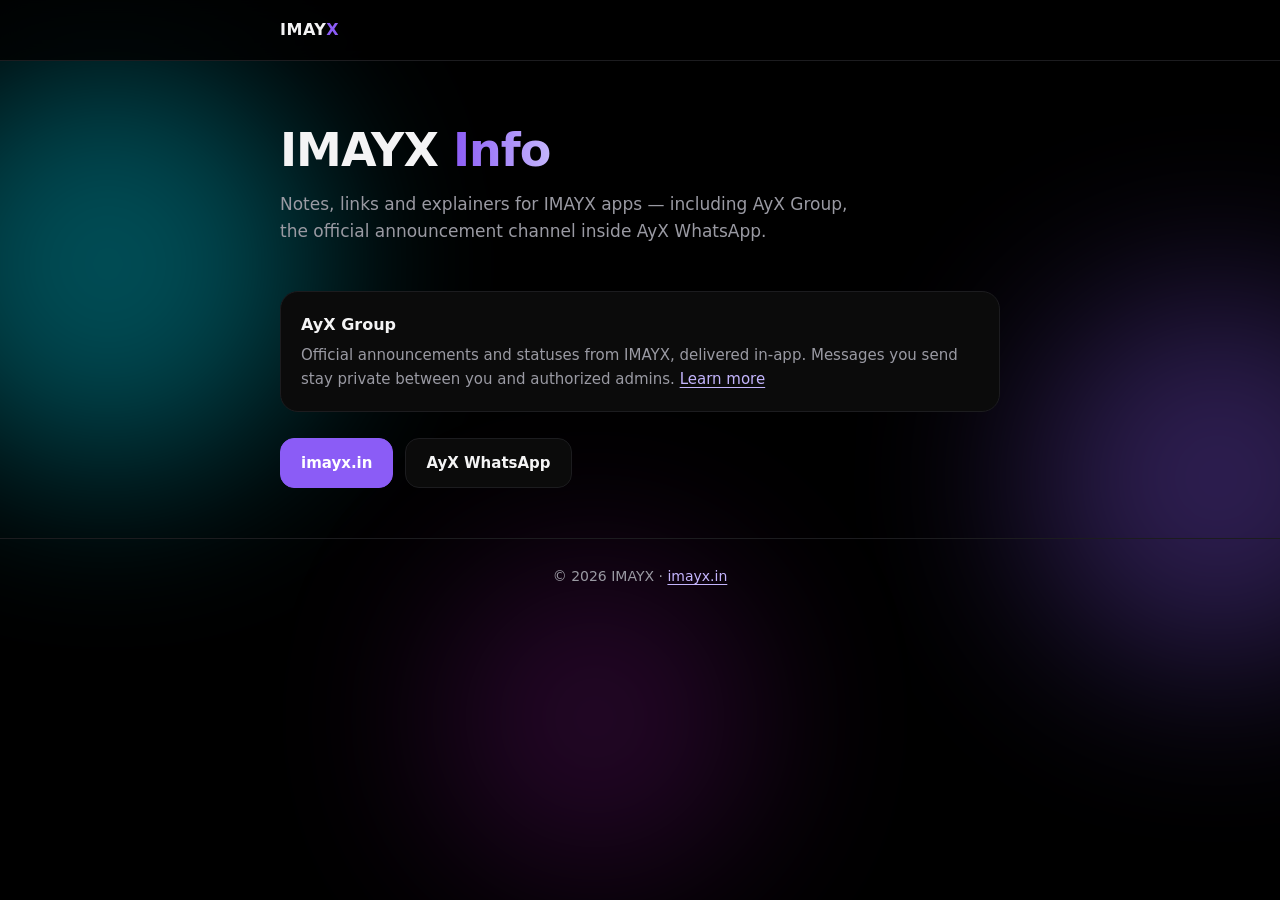
<file: web/info/index.html>
<!doctype html>
<html lang="en">
<head>
<meta charset="utf-8">
<meta name="viewport" content="width=device-width,initial-scale=1">
<meta name="theme-color" content="#000000">
<meta name="robots" content="index,follow">
<title>Info — IMAYX</title>
<meta name="description" content="Information about IMAYX apps and the AyX Group community channel.">
<link rel="canonical" href="https://imayx.in/web/info">
<style>
:root{--bg:#000;--card:#0b0b0b;--line:#1c1c1f;--text:#f4f4f5;--soft:#9a9aa3;--accent:#8b5cf6;--accent2:#c4b5fd}
*{box-sizing:border-box;margin:0;padding:0}
body{background:var(--bg);color:var(--text);font-family:system-ui,-apple-system,"Segoe UI",Roboto,sans-serif;line-height:1.6;-webkit-font-smoothing:antialiased}
.wrap{max-width:760px;margin:0 auto;padding:0 20px}
nav{position:sticky;top:0;background:rgba(0,0,0,.8);backdrop-filter:blur(12px);border-bottom:1px solid var(--line)}
nav .wrap{display:flex;align-items:center;justify-content:space-between;height:60px}
.logo{font-weight:800;letter-spacing:.5px;color:var(--text);text-decoration:none}.logo b{color:var(--accent)}
.hero{padding:64px 0 30px}
h1{font-size:clamp(30px,6vw,46px);line-height:1.12;letter-spacing:-1px;margin-bottom:14px}
h1 span{background:linear-gradient(90deg,var(--accent),var(--accent2));-webkit-background-clip:text;background-clip:text;color:transparent}
.lead{color:var(--soft);font-size:17px;max-width:600px}
.card{background:var(--card);border:1px solid var(--line);border-radius:18px;padding:20px;margin:16px 0}
.card h3{font-size:16px;margin-bottom:6px}
.card p,.card li{color:var(--soft);font-size:15px}
.card ol{margin:8px 0 0 20px}
.card li{margin-bottom:6px}
.btns{display:flex;gap:12px;margin-top:26px;flex-wrap:wrap}
.btn{padding:12px 20px;border-radius:14px;font-weight:600;border:1px solid var(--line);background:var(--card);color:var(--text);text-decoration:none;font-size:15px}
.btn.p{background:var(--accent);border-color:var(--accent);color:#fff}
.link{color:var(--accent2);text-decoration:underline;text-underline-offset:3px}
footer{border-top:1px solid var(--line);padding:26px 0;color:var(--soft);font-size:14px;text-align:center;margin-top:50px}
</style>
</head>
<body>
<nav><div class="wrap"><a class="logo" href="https://imayx.in/">IMAY<b>X</b></a></div></nav>
<main class="wrap">

  <div id="connect-block" hidden>
    <section class="hero">
      <h1>Connect to <span>AyX Group</span></h1>
      <p class="lead">AyX Group is the official IMAYX community channel inside AyX WhatsApp — announcements and statuses delivered by IMAYX, with a private line to the admin.</p>
    </section>
    <div class="card">
      <h3>How it works</h3>
      <ol>
        <li>Install or update <strong>AyX WhatsApp</strong> — AyX Group appears as its own section, separate from your chats.</li>
        <li>Your installation gets a random anonymous ID. No account, no phone number needed for this feature.</li>
        <li>Official announcements and statuses sync automatically, even if a push notification is missed.</li>
        <li>Anything you send to the admin stays private — visible only to you and authorized IMAYX admins, never to other users.</li>
      </ol>
    </div>
    <div class="btns">
      <a class="btn p" href="https://imayx.in/ayx/whatsapp/">Get AyX WhatsApp</a>
      <a class="btn" href="https://hello.imayx.in/">About AyX Group</a>
      <a class="btn" href="https://imayx.in/ayx/whatsapp/privacy/">Privacy policy</a>
    </div>
  </div>

  <div id="generic-block" hidden>
    <section class="hero">
      <h1>IMAY<b>X</b> <span>Info</span></h1>
      <p class="lead">Notes, links and explainers for IMAYX apps — including AyX Group, the official announcement channel inside AyX WhatsApp.</p>
    </section>
    <div class="card">
      <h3>AyX Group</h3>
      <p>Official announcements and statuses from IMAYX, delivered in-app. Messages you send stay private between you and authorized admins. <a class="link" href="https://hello.imayx.in/">Learn more</a></p>
    </div>
    <div class="btns">
      <a class="btn p" href="https://imayx.in/">imayx.in</a>
      <a class="btn" href="https://imayx.in/ayx/whatsapp/">AyX WhatsApp</a>
    </div>
  </div>

</main>
<footer><div class="wrap">© 2026 IMAYX · <a class="link" href="https://imayx.in/">imayx.in</a></div></footer>
<script>
(function () {
  "use strict";
  var params = new URLSearchParams(window.location.search);
  var connect = params.get("connect-whatsapp") === "1";
  document.getElementById("connect-block").hidden = !connect;
  document.getElementById("generic-block").hidden = connect;
  document.title = connect ? "Connect AyX WhatsApp to AyX Group — IMAYX" : "Info — IMAYX";
})();
</script>
<script src="/assets/fx.js" defer></script>
</body>
</html>
</file>
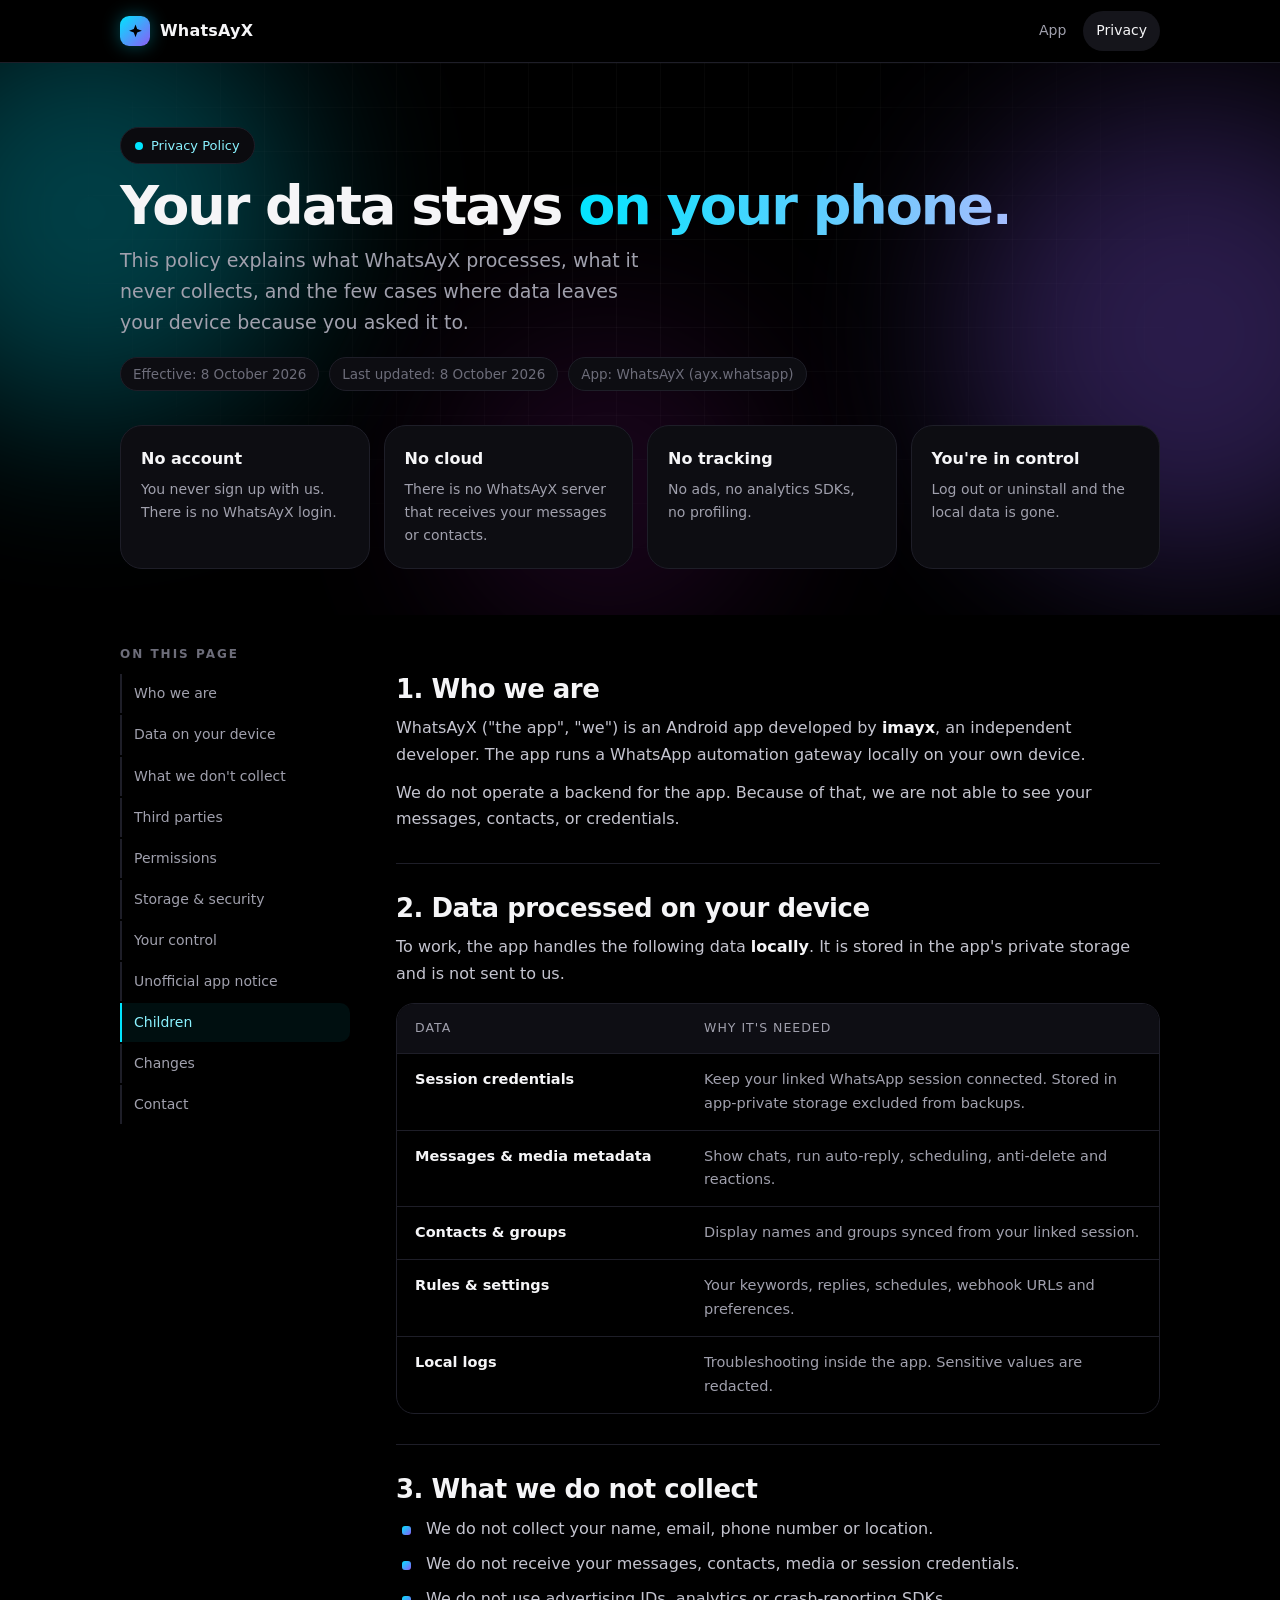
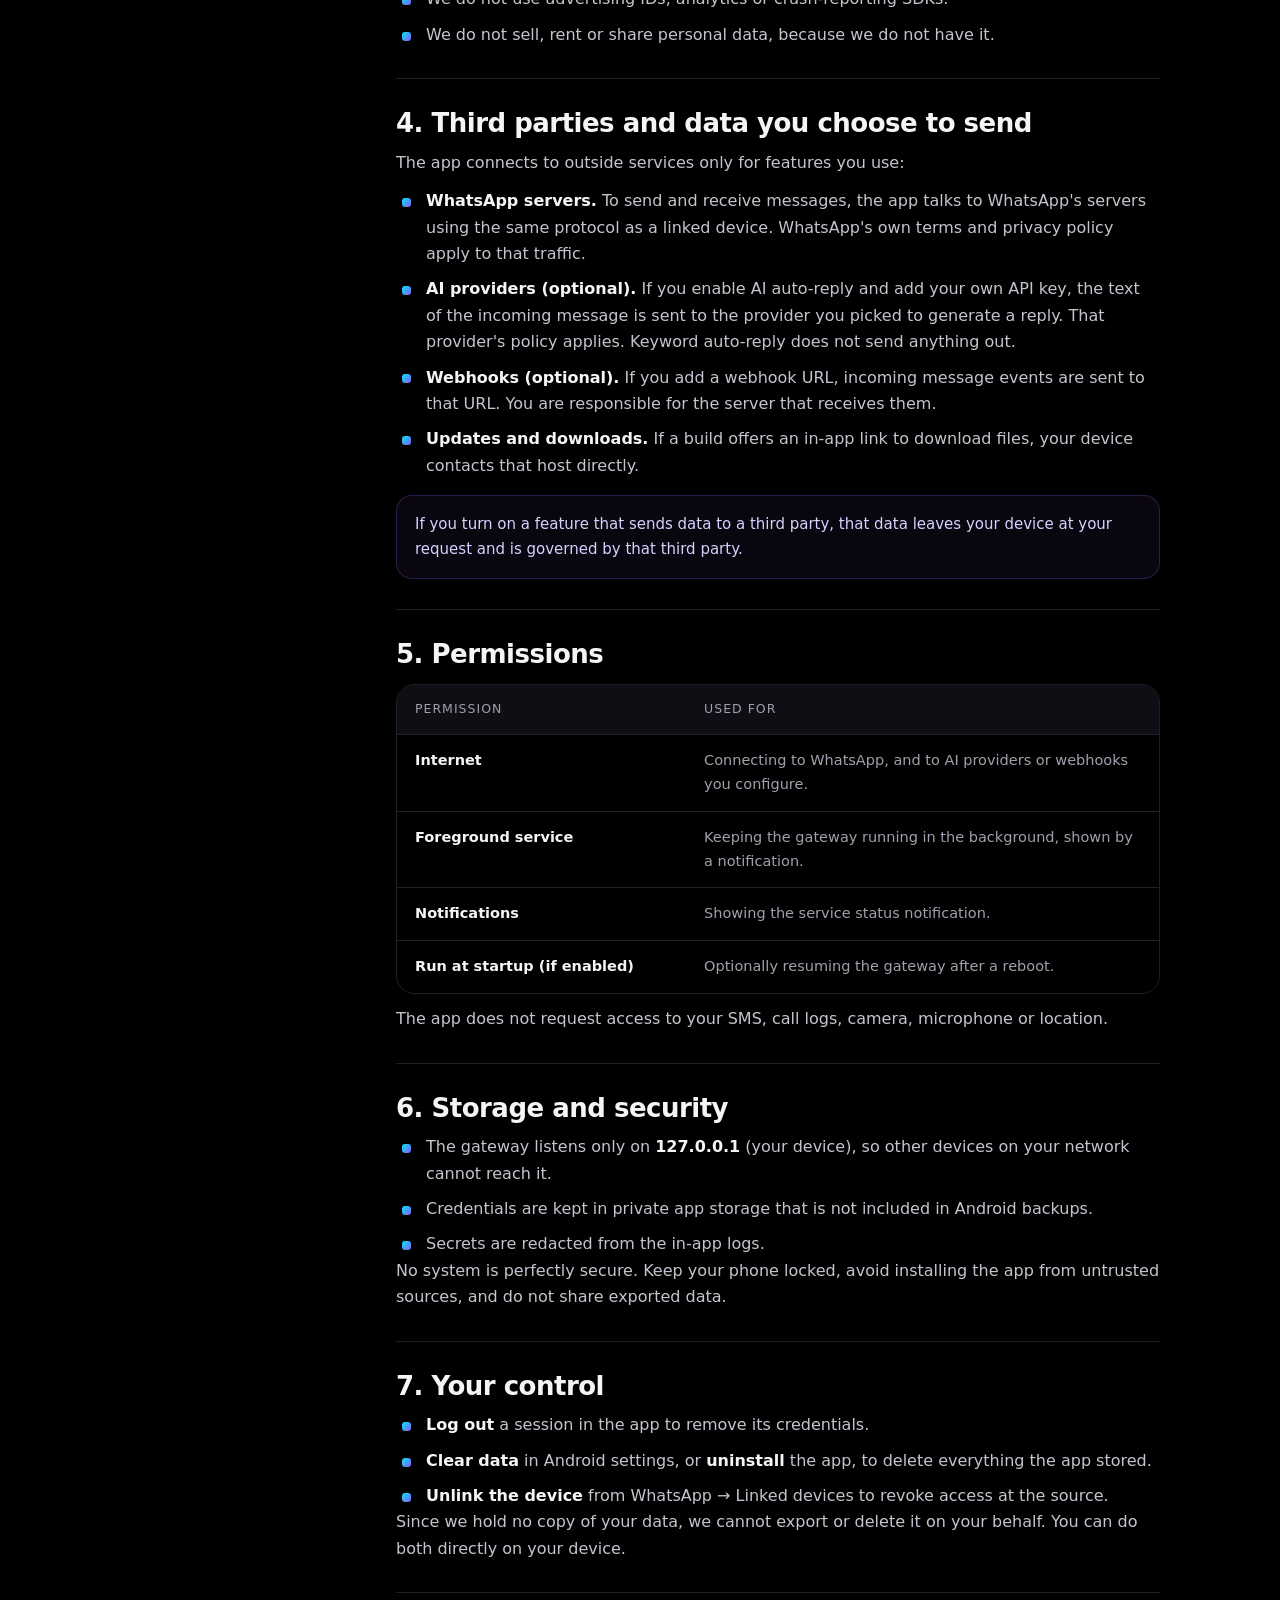
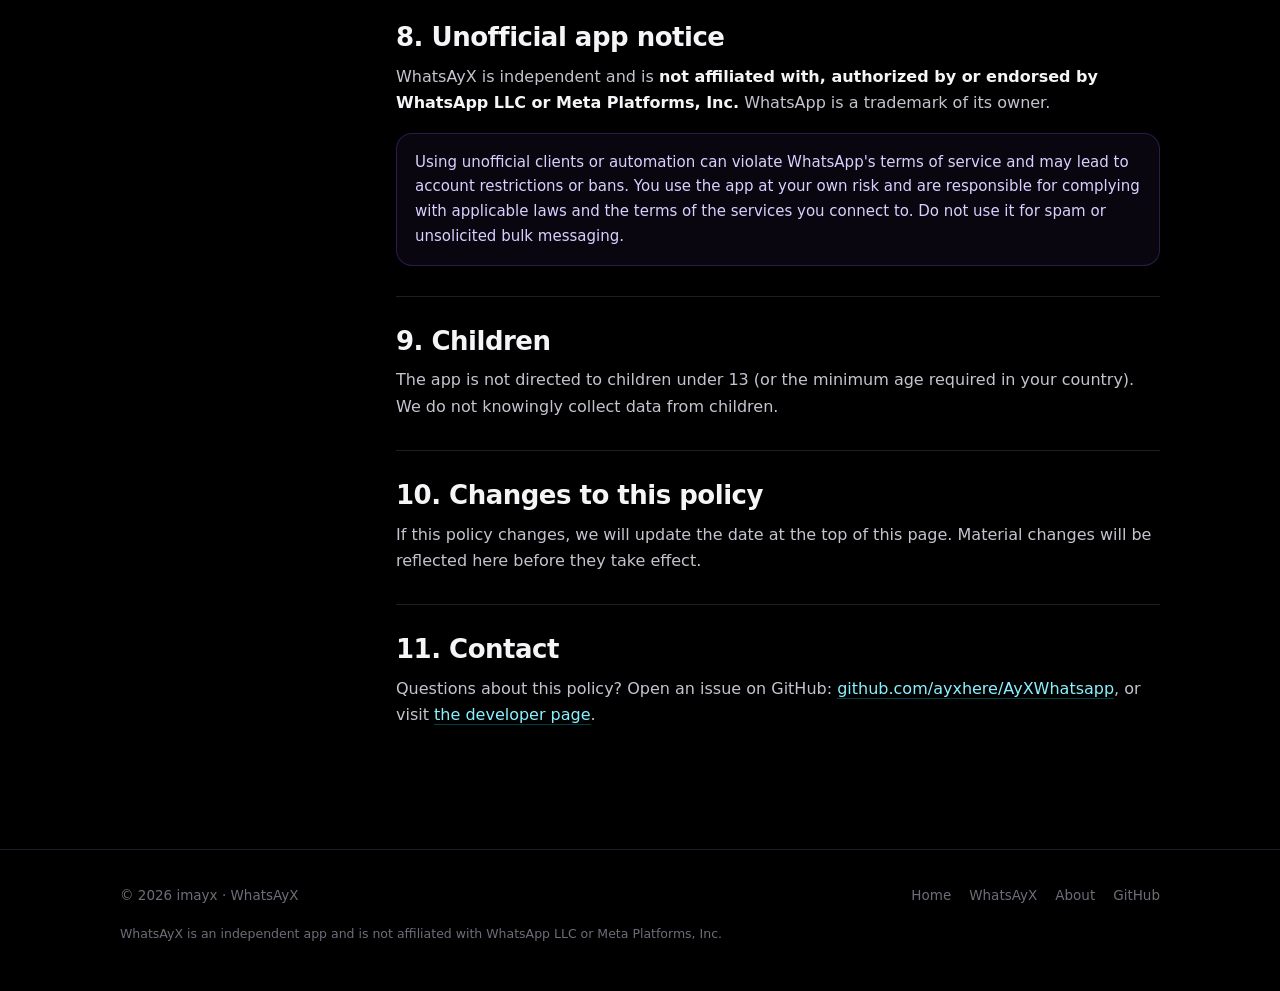
<file: ayx/whatsapp/privacy/index.html>
<!doctype html>
<html lang="en">
<head>
<meta charset="utf-8">
<meta name="viewport" content="width=device-width,initial-scale=1">
<meta name="theme-color" content="#000000">
<title>Privacy Policy — WhatsAyX</title>
<meta name="description" content="How WhatsAyX handles data: everything stays on your device. No accounts, no analytics, no cloud.">
<link rel="stylesheet" href="/ayx/whatsapp/wa.css">
</head>
<body>
<div id="bar"></div>
<nav class="top"><div class="wrap">
  <a class="brand" href="/ayx/whatsapp/"><i><svg viewBox="0 0 24 24"><path d="M12 2l2.4 6.6L21 11l-6.6 2.4L12 20l-2.4-6.6L3 11l6.6-2.4z"/></svg></i>WhatsAyX</a>
  <div class="links"><a class="keep" href="/ayx/whatsapp/">App</a><a class="on keep" href="/ayx/whatsapp/privacy/">Privacy</a></div>
</div></nav>

<header class="doc-hero">
  <div class="aurora"><b></b><b></b><b></b></div><div class="grid-bg"></div>
  <div class="wrap">
    <span class="pill rv"><span class="dot"></span>Privacy Policy</span>
    <h1 class="rv">Your data stays <em>on your phone.</em></h1>
    <p class="lead rv">This policy explains what WhatsAyX processes, what it never collects, and the few cases where data leaves your device because you asked it to.</p>
    <div class="updated rv" style="margin-top:18px"><span>Effective: 8 October 2026</span><span>Last updated: 8 October 2026</span><span>App: WhatsAyX (ayx.whatsapp)</span></div>
    <div class="tldr">
      <div class="card rv"><h3>No account</h3><p>You never sign up with us. There is no WhatsAyX login.</p></div>
      <div class="card rv"><h3>No cloud</h3><p>There is no WhatsAyX server that receives your messages or contacts.</p></div>
      <div class="card rv"><h3>No tracking</h3><p>No ads, no analytics SDKs, no profiling.</p></div>
      <div class="card rv"><h3>You're in control</h3><p>Log out or uninstall and the local data is gone.</p></div>
    </div>
  </div>
</header>

<main class="wrap"><div class="layout">
  <aside class="toc">
    <h4>On this page</h4>
    <a href="#who">Who we are</a><a href="#data">Data on your device</a><a href="#never">What we don't collect</a><a href="#third">Third parties</a><a href="#perm">Permissions</a><a href="#security">Storage &amp; security</a><a href="#control">Your control</a><a href="#unofficial">Unofficial app notice</a><a href="#kids">Children</a><a href="#changes">Changes</a><a href="#contact">Contact</a>
  </aside>

  <article class="prose">
    <section id="who" class="rv"><h2>1. Who we are</h2>
      <p>WhatsAyX ("the app", "we") is an Android app developed by <strong>imayx</strong>, an independent developer. The app runs a WhatsApp automation gateway locally on your own device.</p>
      <p>We do not operate a backend for the app. Because of that, we are not able to see your messages, contacts, or credentials.</p>
    </section>

    <section id="data" class="rv"><h2>2. Data processed on your device</h2>
      <p>To work, the app handles the following data <strong>locally</strong>. It is stored in the app's private storage and is not sent to us.</p>
      <div class="tbl">
        <div><span>Data</span><span>Why it's needed</span></div>
        <div><b>Session credentials</b><span>Keep your linked WhatsApp session connected. Stored in app-private storage excluded from backups.</span></div>
        <div><b>Messages &amp; media metadata</b><span>Show chats, run auto-reply, scheduling, anti-delete and reactions.</span></div>
        <div><b>Contacts &amp; groups</b><span>Display names and groups synced from your linked session.</span></div>
        <div><b>Rules &amp; settings</b><span>Your keywords, replies, schedules, webhook URLs and preferences.</span></div>
        <div><b>Local logs</b><span>Troubleshooting inside the app. Sensitive values are redacted.</span></div>
      </div>
    </section>

    <section id="never" class="rv"><h2>3. What we do not collect</h2>
      <ul>
        <li>We do not collect your name, email, phone number or location.</li>
        <li>We do not receive your messages, contacts, media or session credentials.</li>
        <li>We do not use advertising IDs, analytics or crash-reporting SDKs.</li>
        <li>We do not sell, rent or share personal data, because we do not have it.</li>
      </ul>
    </section>

    <section id="third" class="rv"><h2>4. Third parties and data you choose to send</h2>
      <p>The app connects to outside services only for features you use:</p>
      <ul>
        <li><strong>WhatsApp servers.</strong> To send and receive messages, the app talks to WhatsApp's servers using the same protocol as a linked device. WhatsApp's own terms and privacy policy apply to that traffic.</li>
        <li><strong>AI providers (optional).</strong> If you enable AI auto-reply and add your own API key, the text of the incoming message is sent to the provider you picked to generate a reply. That provider's policy applies. Keyword auto-reply does not send anything out.</li>
        <li><strong>Webhooks (optional).</strong> If you add a webhook URL, incoming message events are sent to that URL. You are responsible for the server that receives them.</li>
        <li><strong>Updates and downloads.</strong> If a build offers an in-app link to download files, your device contacts that host directly.</li>
      </ul>
      <div class="note">If you turn on a feature that sends data to a third party, that data leaves your device at your request and is governed by that third party.</div>
    </section>

    <section id="perm" class="rv"><h2>5. Permissions</h2>
      <div class="tbl">
        <div><span>Permission</span><span>Used for</span></div>
        <div><b>Internet</b><span>Connecting to WhatsApp, and to AI providers or webhooks you configure.</span></div>
        <div><b>Foreground service</b><span>Keeping the gateway running in the background, shown by a notification.</span></div>
        <div><b>Notifications</b><span>Showing the service status notification.</span></div>
        <div><b>Run at startup (if enabled)</b><span>Optionally resuming the gateway after a reboot.</span></div>
      </div>
      <p style="margin-top:12px">The app does not request access to your SMS, call logs, camera, microphone or location.</p>
    </section>

    <section id="security" class="rv"><h2>6. Storage and security</h2>
      <ul>
        <li>The gateway listens only on <strong>127.0.0.1</strong> (your device), so other devices on your network cannot reach it.</li>
        <li>Credentials are kept in private app storage that is not included in Android backups.</li>
        <li>Secrets are redacted from the in-app logs.</li>
      </ul>
      <p>No system is perfectly secure. Keep your phone locked, avoid installing the app from untrusted sources, and do not share exported data.</p>
    </section>

    <section id="control" class="rv"><h2>7. Your control</h2>
      <ul>
        <li><strong>Log out</strong> a session in the app to remove its credentials.</li>
        <li><strong>Clear data</strong> in Android settings, or <strong>uninstall</strong> the app, to delete everything the app stored.</li>
        <li><strong>Unlink the device</strong> from WhatsApp → Linked devices to revoke access at the source.</li>
      </ul>
      <p>Since we hold no copy of your data, we cannot export or delete it on your behalf. You can do both directly on your device.</p>
    </section>

    <section id="unofficial" class="rv"><h2>8. Unofficial app notice</h2>
      <p>WhatsAyX is independent and is <strong>not affiliated with, authorized by or endorsed by WhatsApp LLC or Meta Platforms, Inc.</strong> WhatsApp is a trademark of its owner.</p>
      <div class="note">Using unofficial clients or automation can violate WhatsApp's terms of service and may lead to account restrictions or bans. You use the app at your own risk and are responsible for complying with applicable laws and the terms of the services you connect to. Do not use it for spam or unsolicited bulk messaging.</div>
    </section>

    <section id="kids" class="rv"><h2>9. Children</h2>
      <p>The app is not directed to children under 13 (or the minimum age required in your country). We do not knowingly collect data from children.</p>
    </section>

    <section id="changes" class="rv"><h2>10. Changes to this policy</h2>
      <p>If this policy changes, we will update the date at the top of this page. Material changes will be reflected here before they take effect.</p>
    </section>

    <section id="contact" class="rv"><h2>11. Contact</h2>
      <p>Questions about this policy? Open an issue on GitHub: <a href="https://github.com/ayxhere/AyXWhatsapp/issues">github.com/ayxhere/AyXWhatsapp</a>, or visit <a href="/about/">the developer page</a>.</p>
    </section>
  </article>
</div></main>

<footer><div class="wrap">
  <div>© <span id="yr">2026</span> imayx · WhatsAyX</div>
  <nav><a href="/">Home</a><a href="/ayx/whatsapp/">WhatsAyX</a><a href="/about/">About</a><a href="https://github.com/ayxhere">GitHub</a></nav>
</div>
<p class="disc">WhatsAyX is an independent app and is not affiliated with WhatsApp LLC or Meta Platforms, Inc.</p></footer>
<script src="/ayx/whatsapp/wa.js"></script>
</body></html>
</file>
<file: hello/hello.css>
:root{--bg:#000;--card:#0b0b0b;--line:#1c1c1f;--text:#f4f4f5;--soft:#9a9aa3;--accent:#8b5cf6;--accent2:#c4b5fd;--green:#34d399;--amber:#fbbf24;--red:#f87171}
*{box-sizing:border-box;margin:0;padding:0}
body{background:var(--bg);color:var(--text);font-family:system-ui,-apple-system,"Segoe UI",Roboto,sans-serif;line-height:1.6;-webkit-font-smoothing:antialiased}
a{color:inherit;text-decoration:none}
.wrap{max-width:880px;margin:0 auto;padding:0 20px}
nav{position:sticky;top:0;z-index:10;background:rgba(0,0,0,.8);backdrop-filter:blur(12px);border-bottom:1px solid var(--line)}
nav .wrap{display:flex;align-items:center;justify-content:space-between;height:60px}
.logo{font-weight:800;letter-spacing:.5px}.logo b{color:var(--accent)}
.pill{display:inline-block;padding:6px 14px;border:1px solid var(--line);border-radius:999px;color:var(--accent2);font-size:13px;background:#0b0b0b}
.hero{padding:72px 0 40px}
h1{font-size:clamp(36px,8vw,64px);line-height:1.08;margin:0 0 16px;letter-spacing:-1.5px}
h1 span{background:linear-gradient(90deg,var(--accent),var(--accent2));-webkit-background-clip:text;background-clip:text;color:transparent}
.lead{color:var(--soft);font-size:18px;max-width:560px}
.btns{display:flex;gap:12px;margin-top:30px;flex-wrap:wrap}
.btn{padding:13px 22px;border-radius:14px;font-weight:600;border:1px solid var(--line);background:var(--card)}
.btn.p{background:var(--accent);border-color:var(--accent);color:#fff}
.status-card{background:var(--card);border:1px solid var(--line);border-radius:20px;padding:20px 22px;margin:8px 0 34px}
.status-row{display:flex;gap:14px;align-items:flex-start}
.status-card h3{font-size:16px;margin-bottom:2px}
.dot{width:12px;height:12px;border-radius:50%;background:var(--soft);margin-top:6px;flex-shrink:0}
.dot.checking{background:var(--soft);animation:pulse 1.2s infinite}
.dot.online{background:var(--green);box-shadow:0 0 12px #34d39966}
.dot.offline{background:var(--red);box-shadow:0 0 12px #f8717166}
@keyframes pulse{0%,100%{opacity:.4}50%{opacity:1}}
.checked{font-size:12px;margin-top:10px;color:var(--soft)}
.muted{color:var(--soft)}
.grid{display:grid;grid-template-columns:repeat(auto-fit,minmax(240px,1fr));gap:14px;margin:0 0 20px}
.card{background:var(--card);border:1px solid var(--line);border-radius:20px;padding:22px}
.card h3{font-size:17px;margin-bottom:6px}.card p{color:var(--soft);font-size:15px}
.ic{width:42px;height:42px;border-radius:12px;background:#8b5cf61f;display:grid;place-items:center;margin-bottom:14px;font-size:20px}
.sec{padding:18px 0 50px}
.sec h2{font-size:24px;margin:26px 0 8px;letter-spacing:-.5px}
.sec p{max-width:640px}
.link{color:var(--accent2);text-decoration:underline;text-underline-offset:3px}
footer{border-top:1px solid var(--line);padding:28px 0;color:var(--soft);font-size:14px;text-align:center}
</file>
<file: admin/ayx-group/app.css>
:root{
  --bg:#000;--card:#0b0b0b;--card2:#101013;--line:#1c1c1f;--line2:#26262b;
  --text:#f4f4f5;--soft:#9a9aa3;--soft2:#6d6d76;
  --accent:#8b5cf6;--accent2:#c4b5fd;--accent-dim:#8b5cf61f;
  --green:#34d399;--amber:#fbbf24;--red:#f87171;--blue:#60a5fa;
  --radius:16px;--side-w:248px;
}
*{box-sizing:border-box;margin:0;padding:0}
html{-webkit-text-size-adjust:100%}
body{background:var(--bg);color:var(--text);font-family:system-ui,-apple-system,"Segoe UI",Roboto,sans-serif;line-height:1.55;-webkit-font-smoothing:antialiased;font-size:15px}
a{color:inherit;text-decoration:none}
.muted{color:var(--soft)}
.mono{font-family:ui-monospace,SFMono-Regular,Menlo,Consolas,monospace;font-size:12.5px;word-break:break-all}

/* ---------- login ---------- */
#login-view{min-height:100vh;display:grid;place-items:center;padding:24px}
#login-view[hidden]{display:none}
.login-card{width:100%;max-width:400px;background:var(--card);border:1px solid var(--line);border-radius:20px;padding:32px 28px}
.login-card .logo{font-weight:800;letter-spacing:.5px;font-size:20px}
.logo b{color:var(--accent)}
.login-card h1{font-size:24px;margin:14px 0 4px;letter-spacing:-.5px}
.login-card p{font-size:14px;margin-bottom:20px}
.api-note{font-size:13px;border:1px solid var(--line);border-radius:10px;padding:10px 12px;margin-bottom:16px;background:#141416}
label{display:block;font-size:13px;color:var(--soft);margin-bottom:14px}
input[type=text],input[type=password],input[type=number],input[type=datetime-local],textarea,select{
  width:100%;margin-top:6px;background:#141416;border:1px solid var(--line2);color:var(--text);
  border-radius:10px;padding:10px 12px;font-size:14px;font-family:inherit}
input:focus,textarea:focus,select:focus{outline:none;border-color:var(--accent)}
textarea{min-height:110px;resize:vertical}
input[type=file]{margin-top:6px;font-size:13px;color:var(--soft)}
input[type=checkbox]{width:16px;height:16px;accent-color:var(--accent)}
.form-error{background:#f8717114;border:1px solid #f8717144;color:var(--red);border-radius:10px;padding:10px 12px;font-size:13px;margin-bottom:14px}

/* ---------- buttons ---------- */
.btn{display:inline-flex;align-items:center;justify-content:center;gap:8px;padding:9px 16px;border-radius:12px;
  font-weight:600;font-size:14px;border:1px solid var(--line2);background:var(--card2);color:var(--text);cursor:pointer;transition:filter .15s,background .15s}
.btn:hover{filter:brightness(1.25)}
.btn:disabled{opacity:.5;cursor:wait}
.btn.primary{background:var(--accent);border-color:var(--accent);color:#fff}
.btn.danger{background:#f8717118;border-color:#f8717166;color:var(--red)}
.btn.ghost{background:transparent}
.btn.small{padding:6px 12px;font-size:13px;border-radius:10px}
.btn.block{width:100%}
.btn-row{display:flex;gap:8px;flex-wrap:wrap;margin-top:14px}

/* ---------- layout ---------- */
#app{display:flex;min-height:100vh}
#app[hidden]{display:none}
#sidebar{width:var(--side-w);flex-shrink:0;background:#050505;border-right:1px solid var(--line);
  display:flex;flex-direction:column;position:sticky;top:0;height:100vh;z-index:30}
.side-head{padding:20px 18px 14px;display:flex;align-items:center;justify-content:space-between}
.side-head .logo{font-weight:800;font-size:19px}
.pill{display:inline-block;padding:5px 12px;border:1px solid var(--line);border-radius:999px;color:var(--accent2);font-size:12px;background:#0b0b0b}
#side-nav{display:flex;flex-direction:column;gap:2px;padding:6px 12px;flex:1;overflow-y:auto}
#side-nav a{display:flex;align-items:center;gap:12px;padding:10px 12px;border-radius:12px;color:var(--soft);font-size:14px;font-weight:500}
#side-nav a:hover{background:#141416;color:var(--text)}
#side-nav a.active{background:var(--accent-dim);color:var(--text)}
#side-nav a.active .ni{filter:none}
.ni{width:22px;text-align:center;font-size:16px}
.side-foot{padding:16px}
.scrim{display:none}
.main-col{flex:1;min-width:0;display:flex;flex-direction:column}
#topbar{display:none;align-items:center;gap:14px;padding:12px 16px;border-bottom:1px solid var(--line);
  position:sticky;top:0;background:rgba(0,0,0,.85);backdrop-filter:blur(12px);z-index:20}
#menu-btn{background:none;border:1px solid var(--line2);color:var(--text);border-radius:10px;padding:7px 11px;font-size:16px;cursor:pointer}
#page-title{font-weight:700;font-size:16px}
#view{padding:28px;max-width:1120px;width:100%;margin:0 auto}

/* ---------- common blocks ---------- */
.view-head{display:flex;align-items:flex-start;justify-content:space-between;gap:16px;margin-bottom:20px;flex-wrap:wrap}
.view-head h2{font-size:24px;letter-spacing:-.5px}
.view-head p{color:var(--soft);font-size:14px;margin-top:4px;max-width:640px}
.toolbar{display:flex;gap:10px;align-items:center;flex-wrap:wrap;margin-bottom:16px}
.toolbar select,.toolbar input[type=text]{width:auto;margin-top:0}
.toolbar input[type=text]{min-width:220px}
.cards{display:grid;grid-template-columns:repeat(auto-fit,minmax(160px,1fr));gap:12px;margin-bottom:22px}
.stat{background:var(--card);border:1px solid var(--line);border-radius:var(--radius);padding:18px}
.stat .v{font-size:26px;font-weight:800;color:var(--accent2);line-height:1.2}
.stat .v.warn{color:var(--amber)}.stat .v.bad{color:var(--red)}.stat .v.ok{color:var(--green)}
.stat .l{color:var(--soft);font-size:12.5px;margin-top:4px}
.panel{background:var(--card);border:1px solid var(--line);border-radius:var(--radius);padding:20px;margin-bottom:18px}
.panel h3{font-size:16px;margin-bottom:10px}
.table-wrap{overflow-x:auto;border:1px solid var(--line);border-radius:var(--radius);background:var(--card)}
table{width:100%;border-collapse:collapse;font-size:13.5px;min-width:640px}
th,td{text-align:left;padding:11px 14px;border-bottom:1px solid var(--line);vertical-align:top}
th{color:var(--soft);font-weight:600;font-size:12px;text-transform:uppercase;letter-spacing:.4px;background:#0e0e10}
tr:last-child td{border-bottom:none}
tbody tr:hover{background:#101014}
.badge{display:inline-block;padding:3px 10px;border-radius:999px;font-size:12px;font-weight:600;border:1px solid var(--line2)}
.badge.draft{background:#3a3a3f33;color:var(--soft)}
.badge.scheduled{background:#60a5fa1a;color:var(--blue);border-color:#60a5fa55}
.badge.published{background:#34d3991a;color:var(--green);border-color:#34d39955}
.badge.archived{background:#9a9aa31a;color:var(--soft)}
.badge.pending{background:#fbbf241a;color:var(--amber);border-color:#fbbf2455}
.badge.resolved{background:#34d3991a;color:var(--green);border-color:#34d39955}
.badge.spam{background:#f871711a;color:var(--red);border-color:#f8717155}
.badge.active{background:#34d3991a;color:var(--green);border-color:#34d39955}
.badge.revoked{background:#f871711a;color:var(--red);border-color:#f8717155}
.badge.info{background:#8b5cf61a;color:var(--accent2);border-color:#8b5cf655}
.state{padding:36px 20px;text-align:center;color:var(--soft);font-size:14px}
.state .big{font-size:30px;margin-bottom:10px}
.state .btn{margin-top:14px}
.pager{display:flex;align-items:center;gap:12px;justify-content:flex-end;margin-top:14px;color:var(--soft);font-size:13px}
.item-card{background:var(--card);border:1px solid var(--line);border-radius:var(--radius);padding:18px;margin-bottom:12px}
.item-card h4{font-size:16px;margin-bottom:4px}
.item-card .meta{color:var(--soft2);font-size:12.5px;margin:6px 0}
.item-card .body{font-size:14px;color:var(--text);white-space:pre-wrap;margin:8px 0}
.item-card .actions{display:flex;gap:8px;flex-wrap:wrap;margin-top:10px}
.clamp{display:-webkit-box;-webkit-line-clamp:3;-webkit-box-orient:vertical;overflow:hidden}
.media-grid{display:grid;grid-template-columns:repeat(auto-fill,minmax(180px,1fr));gap:12px}
.media-card{background:var(--card);border:1px solid var(--line);border-radius:var(--radius);overflow:hidden}
.media-card .prev{aspect-ratio:1/1;background:#141416;display:grid;place-items:center;overflow:hidden;color:var(--soft2);font-size:12px}
.media-card .prev img,.media-card .prev video{width:100%;height:100%;object-fit:cover}
.media-card .m{padding:10px 12px;font-size:12px;color:var(--soft)}
.media-card .m .mono{font-size:11px}
.media-card .row{display:flex;gap:6px;padding:0 12px 12px}
.thread{display:flex;flex-direction:column;gap:10px;margin:14px 0}
.msg{max-width:78%;padding:10px 14px;border-radius:14px;font-size:14px;white-space:pre-wrap}
.msg.user{align-self:flex-start;background:#141416;border:1px solid var(--line2)}
.msg.admin{align-self:flex-end;background:var(--accent-dim);border:1px solid #8b5cf655}
.msg .t{font-size:11px;color:var(--soft2);margin-top:6px}
.reply-row{display:flex;gap:8px;margin-top:12px}
.reply-row textarea{flex:1;margin-top:0;min-height:44px}
.explainer{font-size:14px;color:var(--soft)}
.explainer li{margin-bottom:8px;margin-left:18px}
.kv{display:grid;grid-template-columns:180px 1fr;gap:8px 14px;font-size:14px;margin-top:8px}
.kv dt{color:var(--soft)}.kv dd{margin:0}

/* ---------- modal / toast ---------- */
#modal-root:empty{display:none}
.modal-overlay{position:fixed;inset:0;background:rgba(0,0,0,.7);backdrop-filter:blur(4px);display:grid;place-items:center;padding:20px;z-index:100}
.modal{background:#0d0d10;border:1px solid var(--line2);border-radius:20px;padding:24px;width:100%;max-width:560px;max-height:90vh;overflow-y:auto}
.modal.wide{max-width:720px}
.modal-title{font-size:18px;margin-bottom:8px}
.modal-body{font-size:14px;margin-bottom:8px}
.modal-actions{display:flex;gap:10px;justify-content:flex-end;margin-top:18px}
.preview-box{background:#141416;border:1px solid var(--line2);border-radius:12px;padding:16px;margin-top:12px}
.preview-box h4{font-size:15px;margin-bottom:6px}
.preview-box p{font-size:14px;white-space:pre-wrap;color:var(--soft)}
.check-row{display:flex;align-items:center;gap:10px;font-size:14px;color:var(--text);margin:12px 0}
#toast-root{position:fixed;bottom:20px;left:50%;transform:translateX(-50%);z-index:200;display:flex;flex-direction:column;gap:8px;align-items:center;width:max-content;max-width:92vw}
.toast{background:#141416;border:1px solid var(--line2);border-radius:12px;padding:11px 18px;font-size:14px;box-shadow:0 8px 30px rgba(0,0,0,.6);animation:tin .25s ease}
.toast.ok{border-color:#34d39966}.toast.err{border-color:#f8717166;color:#fca5a5}.toast.info{border-color:#8b5cf666}
@keyframes tin{from{opacity:0;transform:translateY(8px)}to{opacity:1}}

/* ---------- responsive ---------- */
@media (max-width:900px){
  #sidebar{position:fixed;left:0;top:0;transform:translateX(-100%);transition:transform .25s ease}
  #sidebar.open{transform:none}
  .scrim{display:block;position:fixed;inset:0;background:rgba(0,0,0,.6);z-index:25;opacity:0;pointer-events:none;transition:opacity .25s}
  .scrim.on{opacity:1;pointer-events:auto}
  #topbar{display:flex}
  #view{padding:18px 14px}
  .kv{grid-template-columns:1fr}
  .msg{max-width:92%}
}

/* ---------- new: nav badge, tabs, chips, totp, security ---------- */
.nav-badge{display:inline-block;min-width:20px;text-align:center;padding:1px 7px;border-radius:999px;
  background:var(--accent);color:#fff;font-size:11.5px;font-weight:700;margin-left:auto}
#totp-code{text-align:center;font-size:22px;letter-spacing:10px;font-weight:700;font-family:ui-monospace,Menlo,Consolas,monospace}
.tabs{display:flex;gap:6px;margin-bottom:16px;flex-wrap:wrap}
.tab{padding:8px 16px;border-radius:999px;border:1px solid var(--line2);background:var(--card2);
  color:var(--soft);font-size:13.5px;font-weight:600;cursor:pointer}
.tab:hover{color:var(--text);filter:brightness(1.2)}
.tab.active{background:var(--accent-dim);border-color:var(--accent);color:var(--text)}
.chips{display:flex;gap:6px;flex-wrap:wrap}
.chip{padding:6px 13px;border-radius:999px;border:1px solid var(--line2);background:var(--card2);
  color:var(--soft);font-size:13px;font-weight:600;cursor:pointer}
.chip:hover{color:var(--text)}
.chip.active{background:var(--accent-dim);border-color:var(--accent);color:var(--text)}
.dot{display:inline-block;width:9px;height:9px;border-radius:50%;background:#3a3a3f;flex-shrink:0}
.dot.on{background:var(--green);box-shadow:0 0 8px #34d39988}
.unread-dot{display:inline-block;width:9px;height:9px;border-radius:50%;background:var(--accent2);flex-shrink:0}
.secret-row{display:flex;gap:8px;margin-top:8px}
.secret-row input[readonly]{flex:1;font-family:ui-monospace,Menlo,Consolas,monospace;font-size:13px}
.countdown{color:var(--soft2);font-size:12.5px}
.label-edit{display:inline-flex;align-items:center;gap:6px}
.label-edit input{width:170px;margin-top:0;padding:6px 10px;font-size:13px}
.icon-btn{background:none;border:1px solid var(--line2);border-radius:8px;color:var(--soft);
  cursor:pointer;padding:3px 8px;font-size:12px}
.icon-btn:hover{color:var(--text);border-color:var(--accent)}
.inline-form{display:flex;gap:8px;align-items:center;flex-wrap:wrap;margin:8px 0}
.inline-form textarea,.inline-form input[type=text]{flex:1;min-width:200px;margin-top:0}
.qa{display:flex;gap:10px;align-items:flex-start;padding:10px 0;border-bottom:1px solid var(--line)}
.qa:last-child{border-bottom:none}
</file>
<file: ayx/whatsapp/wa.css>
:root{--bg:#000;--bg2:#070709;--card:#0d0d12;--card2:#111117;--line:#1e1e28;--text:#f5f5f7;--soft:#a0a0ad;--dim:#6d6d7a;
--g:#00e5ff;--g2:#8af2ff;--v:#8b5cf6;--v2:#c4b5fd;--r:22px}
*{box-sizing:border-box;margin:0;padding:0}
html{scroll-behavior:smooth;-webkit-text-size-adjust:100%}
body{background:var(--bg);color:var(--text);font-family:system-ui,-apple-system,"Segoe UI",Roboto,Inter,sans-serif;line-height:1.65;-webkit-font-smoothing:antialiased;overflow-x:hidden}
a{color:inherit;text-decoration:none}
img,svg{display:block;max-width:100%}
.wrap{max-width:1080px;margin:0 auto;padding:0 20px}
::selection{background:#00e5ff55}

/* progress + nav */
#bar{position:fixed;top:0;left:0;height:3px;width:0;background:linear-gradient(90deg,var(--g),var(--v));z-index:60;box-shadow:0 0 12px var(--g)}
nav.top{position:sticky;top:0;z-index:50;background:rgba(0,0,0,.72);backdrop-filter:blur(16px);-webkit-backdrop-filter:blur(16px);border-bottom:1px solid var(--line)}
nav.top .wrap{display:flex;align-items:center;justify-content:space-between;height:62px}
.brand{display:flex;align-items:center;gap:10px;font-weight:800;letter-spacing:.2px}
.brand i{width:30px;height:30px;border-radius:9px;background:linear-gradient(135deg,var(--g),var(--v));display:grid;place-items:center;box-shadow:0 0 18px #00e5ff55}
.brand i svg{width:17px;height:17px;fill:#000}
.links{display:flex;gap:4px;align-items:center}
.links a{padding:8px 13px;border-radius:999px;font-size:14px;color:var(--soft);transition:.25s}
.links a:hover,.links a.on{color:var(--text);background:#15151b}
.links a.cta{background:var(--g);color:#00141a;font-weight:700}
.links a.cta:hover{background:var(--g2)}
@media(max-width:640px){.links a:not(.cta):not(.keep){display:none}}

/* aurora */
.aurora{position:absolute;inset:0;overflow:hidden;pointer-events:none;z-index:0}
.aurora b{position:absolute;border-radius:50%;filter:blur(90px);opacity:.5;animation:orbit 26s linear infinite}
.aurora b:nth-child(1){width:420px;height:420px;background:#00e5ff;left:-120px;top:-60px;opacity:.28}
.aurora b:nth-child(2){width:460px;height:460px;background:#8b5cf6;right:-140px;top:40px;opacity:.3;animation-duration:22s}
.aurora b:nth-child(3){width:320px;height:320px;background:#c026d3;left:35%;top:260px;opacity:.14;animation-duration:26s}
@keyframes orbit{0%{transform:rotate(0) translateX(46px) rotate(0)}100%{transform:rotate(360deg) translateX(46px) rotate(-360deg)}}
.grid-bg{position:absolute;inset:0;background-image:linear-gradient(#ffffff08 1px,transparent 1px),linear-gradient(90deg,#ffffff08 1px,transparent 1px);background-size:44px 44px;mask-image:radial-gradient(ellipse at 50% 30%,#000 20%,transparent 70%);-webkit-mask-image:radial-gradient(ellipse at 50% 30%,#000 20%,transparent 70%);z-index:0;pointer-events:none}

/* hero */
.hero{position:relative;padding:72px 0 80px;overflow:hidden}
.hero .wrap{position:relative;z-index:1;display:grid;grid-template-columns:1.1fr .9fr;gap:40px;align-items:center}
@media(max-width:860px){.hero .wrap{grid-template-columns:1fr;text-align:center}.hero .cta-row,.hero .meta{justify-content:center}}
.pill{display:inline-flex;align-items:center;gap:8px;padding:7px 14px;border:1px solid var(--line);border-radius:999px;background:#0b0b0f;color:var(--g2);font-size:13px}
.pill .dot{width:8px;height:8px;border-radius:50%;background:var(--g);box-shadow:0 0 0 0 #00e5ff88;animation:pulse 2s infinite}
@keyframes pulse{70%{box-shadow:0 0 0 9px #00e5ff00}100%{box-shadow:0 0 0 0 #00e5ff00}}
h1{font-size:clamp(38px,7vw,68px);line-height:1.04;letter-spacing:-2px;margin:20px 0 18px;font-weight:800}
h1 em{font-style:normal;background:linear-gradient(100deg,var(--g),var(--v2) 60%,var(--g2));background-size:200% auto;-webkit-background-clip:text;background-clip:text;color:transparent;animation:shine 6s linear infinite}
@keyframes shine{to{background-position:200% center}}
.lead{color:var(--soft);font-size:clamp(16px,2.4vw,19px);max-width:540px}
@media(max-width:860px){.lead{margin:0 auto}}
.cta-row{display:flex;gap:12px;margin-top:30px;flex-wrap:wrap}
.btn{position:relative;display:inline-flex;align-items:center;gap:10px;padding:15px 24px;border-radius:16px;font-weight:700;font-size:16px;border:1px solid var(--line);background:var(--card);transition:transform .25s,box-shadow .25s,background .25s;cursor:pointer;color:var(--text);font-family:inherit}
.btn:hover{transform:translateY(-2px)}
.btn svg{width:20px;height:20px}
.btn.p{background:linear-gradient(135deg,var(--g),#00b8d4);color:#00141a;border-color:transparent;box-shadow:0 10px 30px -8px #00e5ffaa;overflow:hidden}
.btn.p:hover{box-shadow:0 14px 38px -6px #00e5ffdd}
.btn.p::after{content:"";position:absolute;inset:0;background:linear-gradient(110deg,transparent 30%,#ffffff55 50%,transparent 70%);transform:translateX(-120%);animation:sweep 3.6s ease-in-out infinite}
@keyframes sweep{to{transform:translateX(120%)}}
.meta{display:flex;gap:18px;margin-top:22px;color:var(--dim);font-size:13px;flex-wrap:wrap}
.meta span{display:inline-flex;align-items:center;gap:6px}
.meta svg{width:14px;height:14px;fill:var(--g)}

/* phone */

/* sections */
section.sec{padding:84px 0;position:relative}
.eyebrow{color:var(--g);font-size:13px;font-weight:700;letter-spacing:2px;text-transform:uppercase}
h2{font-size:clamp(28px,5vw,44px);letter-spacing:-1.2px;line-height:1.1;margin:10px 0 14px;font-weight:800}
.sub{color:var(--soft);max-width:600px;font-size:17px}
.center{text-align:center}.center .sub{margin:0 auto}

.marquee{border-block:1px solid var(--line);background:var(--bg2);overflow:hidden;padding:16px 0;mask-image:linear-gradient(90deg,transparent,#000 10%,#000 90%,transparent);-webkit-mask-image:linear-gradient(90deg,transparent,#000 10%,#000 90%,transparent)}
.track{display:flex;gap:14px;width:max-content;animation:scroll 34s linear infinite}
.marquee:hover .track{animation-play-state:paused}
.track span{padding:9px 18px;border:1px solid var(--line);border-radius:999px;color:var(--soft);font-size:14px;white-space:nowrap;background:var(--card)}
.track span b{color:var(--g);margin-right:6px}
@keyframes scroll{to{transform:translateX(-50%)}}

.features{display:grid;grid-template-columns:repeat(auto-fit,minmax(255px,1fr));gap:16px;margin-top:44px}
.card{position:relative;background:var(--card);border:1px solid var(--line);border-radius:var(--r);padding:26px;overflow:hidden;transition:transform .35s,border-color .35s}
.card::before{content:"";position:absolute;inset:0;background:radial-gradient(380px circle at var(--mx,50%) var(--my,0%),#00e5ff1f,transparent 60%);opacity:0;transition:opacity .35s}
.card:hover{transform:translateY(-5px);border-color:#00e5ff44}
.card:hover::before{opacity:1}
.ic{width:48px;height:48px;border-radius:14px;background:linear-gradient(135deg,#00e5ff22,#8b5cf622);border:1px solid #00e5ff33;display:grid;place-items:center;margin-bottom:16px}
.ic svg{width:23px;height:23px;fill:none;stroke:var(--g2);stroke-width:1.8;stroke-linecap:round;stroke-linejoin:round}
.card h3{font-size:18px;margin-bottom:6px;position:relative}
.card p{color:var(--soft);font-size:15px;position:relative}

.how{display:grid;grid-template-columns:repeat(auto-fit,minmax(230px,1fr));gap:18px;margin-top:46px;counter-reset:s;position:relative}
.step{background:var(--card);border:1px solid var(--line);border-radius:var(--r);padding:26px;position:relative}
.step::before{counter-increment:s;content:counter(s);position:absolute;top:-16px;left:22px;width:34px;height:34px;border-radius:50%;background:linear-gradient(135deg,var(--g),var(--v));color:#000;font-weight:800;display:grid;place-items:center;box-shadow:0 0 20px #00e5ff66}
.step h3{margin:6px 0 6px;font-size:18px}.step p{color:var(--soft);font-size:15px}

.stats{display:grid;grid-template-columns:repeat(auto-fit,minmax(170px,1fr));gap:14px;margin-top:40px}
.stat{background:var(--card);border:1px solid var(--line);border-radius:var(--r);padding:24px;text-align:center}
.stat b{display:block;font-size:40px;letter-spacing:-1.5px;background:linear-gradient(120deg,var(--g2),var(--v2));-webkit-background-clip:text;background-clip:text;color:transparent}
.stat span{color:var(--soft);font-size:14px}

.code{margin-top:40px;background:#050508;border:1px solid var(--line);border-radius:var(--r);overflow:hidden}
.code .bar{display:flex;gap:7px;padding:13px 16px;background:#0b0b10;border-bottom:1px solid var(--line)}
.code .bar i{width:11px;height:11px;border-radius:50%;background:#2a2a33}
.code pre{padding:20px;overflow:auto;font:13.5px/1.7 ui-monospace,SFMono-Regular,Menlo,monospace;color:#d6d6e0}
.code .k{color:var(--v2)}.code .s{color:var(--g2)}.code .c{color:var(--dim)}

details{background:var(--card);border:1px solid var(--line);border-radius:18px;padding:0 22px;margin-top:12px;transition:border-color .3s}
details[open]{border-color:#00e5ff44}
summary{cursor:pointer;list-style:none;padding:18px 0;font-weight:600;display:flex;justify-content:space-between;gap:14px}
summary::-webkit-details-marker{display:none}
summary::after{content:"+";color:var(--g);font-size:22px;line-height:1;transition:transform .3s}
details[open] summary::after{transform:rotate(45deg)}
details p{color:var(--soft);padding-bottom:18px;font-size:15px}

.final{position:relative;margin:0 auto;border-radius:30px;border:1px solid #00e5ff33;background:radial-gradient(circle at 20% 0,#00e5ff22,transparent 55%),radial-gradient(circle at 90% 100%,#8b5cf633,transparent 55%),var(--card);padding:56px 24px;text-align:center;overflow:hidden}
.final h2{margin-top:0}
.final .cta-row{justify-content:center}

footer{border-top:1px solid var(--line);padding:34px 0 46px;color:var(--dim);font-size:13.5px}
footer .wrap{display:flex;flex-wrap:wrap;gap:14px 28px;justify-content:space-between;align-items:center}
footer nav{display:flex;gap:18px;flex-wrap:wrap}
footer a:hover{color:var(--g2)}
.disc{max-width:1080px;margin:18px auto 0;padding:0 20px;color:var(--dim);font-size:12.5px}

/* reveal */
.rv{opacity:0;transform:translateY(18px) scale(.96);filter:blur(10px);transition:opacity .9s cubic-bezier(.16,1,.3,1),transform .9s cubic-bezier(.16,1,.3,1),filter .9s cubic-bezier(.16,1,.3,1);transition-delay:var(--d,0s)}
.rv.in{opacity:1;transform:none;filter:none}

/* toast */
#toast{position:fixed;left:50%;bottom:28px;transform:translate(-50%,30px);background:#101016;border:1px solid #00e5ff55;color:var(--text);padding:13px 20px;border-radius:14px;font-size:14px;opacity:0;pointer-events:none;transition:.4s;z-index:90;box-shadow:0 20px 50px -10px #000}
#toast.show{opacity:1;transform:translate(-50%,0)}

/* privacy page */
.doc-hero{position:relative;padding:64px 0 36px;overflow:hidden}
.doc-hero .wrap{position:relative;z-index:1}
.doc-hero h1{font-size:clamp(34px,6vw,54px);margin:14px 0 10px}
.updated{display:inline-flex;gap:10px;flex-wrap:wrap;color:var(--dim);font-size:13.5px}
.updated span{padding:5px 12px;border:1px solid var(--line);border-radius:99px;background:var(--card)}
.tldr{display:grid;grid-template-columns:repeat(auto-fit,minmax(210px,1fr));gap:14px;margin:34px 0 10px}
.tldr .card{padding:20px}.tldr h3{font-size:16px}.tldr p{font-size:14px}
.layout{display:grid;grid-template-columns:230px 1fr;gap:46px;padding:30px 0 90px;align-items:start}
@media(max-width:900px){.layout{grid-template-columns:1fr}.toc{position:static!important;display:flex;overflow:auto;gap:6px;padding-bottom:8px}.toc a{white-space:nowrap}.toc h4{display:none}}
.toc{position:sticky;top:84px;display:flex;flex-direction:column;gap:2px}
.toc h4{color:var(--dim);font-size:12px;letter-spacing:2px;text-transform:uppercase;margin-bottom:8px}
.toc a{padding:8px 12px;border-left:2px solid var(--line);color:var(--soft);font-size:14px;transition:.25s;border-radius:0 10px 10px 0}
.toc a:hover{color:var(--text)}
.toc a.on{color:var(--g2);border-left-color:var(--g);background:#00e5ff10}
@media(max-width:900px){.toc a{border:1px solid var(--line);border-radius:99px}.toc a.on{border-color:var(--g)}}
.prose h2{font-size:26px;margin:0 0 12px;letter-spacing:-.5px;scroll-margin-top:90px}
.prose section{padding:30px 0;border-bottom:1px solid var(--line)}
.prose section:last-child{border:0}
.prose p,.prose li{color:#c4c4cf;font-size:16px}
.prose p+p{margin-top:12px}
.prose ul{margin:12px 0 0 4px;list-style:none;display:grid;gap:9px}
.prose li{position:relative;padding-left:26px}
.prose li::before{content:"";position:absolute;left:2px;top:.62em;width:9px;height:9px;border-radius:3px;background:linear-gradient(135deg,var(--g),var(--v))}
.prose strong{color:var(--text)}
.prose a{color:var(--g2);border-bottom:1px solid #00e5ff44}
.note{margin-top:16px;padding:16px 18px;border-radius:16px;border:1px solid #8b5cf644;background:#8b5cf610;color:#d9d0ff;font-size:15px}
.tbl{margin-top:16px;border:1px solid var(--line);border-radius:18px;overflow:hidden}
.tbl div{display:grid;grid-template-columns:1fr 1.6fr;gap:16px;padding:14px 18px;border-bottom:1px solid var(--line);font-size:14.5px}
.tbl div:last-child{border:0}.tbl div:first-child{background:#0e0e14;color:var(--dim);font-size:12.5px;letter-spacing:1px;text-transform:uppercase}
.tbl b{color:var(--text)}.tbl span{color:var(--soft)}
@media(max-width:560px){.tbl div{grid-template-columns:1fr;gap:4px}}

@media (prefers-reduced-motion:reduce){*,*::before,*::after{animation:none!important;transition:none!important}.rv{opacity:1;transform:none;filter:none}.msg{opacity:1;transform:none}.stg>*{opacity:1!important;transform:none!important}.track{animation:none}}
@media print{#bar,nav.top,.aurora,.grid-bg,.toc,#toast{display:none}body{background:#fff;color:#000}.prose p,.prose li,.prose strong{color:#000}}

/* ===== phone carousel (6 screens, swipe) ===== */
.phone-wrap{display:grid;place-items:center;justify-items:center;gap:18px}
.phone-stage{position:relative;display:grid;place-items:center}
.halo{position:absolute;width:420px;height:420px;border-radius:50%;background:conic-gradient(from 0deg,#00e5ff00,#00e5ff66,#8b5cf666,#c026d366,#00e5ff00);filter:blur(46px);animation:spin 14s linear infinite;pointer-events:none}
@keyframes spin{to{transform:rotate(360deg)}}
.phone{width:292px;height:580px;border-radius:44px;background:#050507;border:1px solid #2a2a38;padding:11px;position:relative;box-shadow:0 40px 90px -24px #8b5cf655,0 0 0 6px #0a0a0f;animation:rise 1.1s cubic-bezier(.16,1,.3,1) both}
@keyframes rise{from{opacity:0;transform:translateY(40px) scale(.92);filter:blur(12px)}}
.phone::before{content:"";position:absolute;top:13px;left:50%;width:82px;height:21px;background:#000;border-radius:14px;transform:translateX(-50%);z-index:5}
.phone::after{content:"";position:absolute;inset:-1px;border-radius:45px;padding:1px;background:conic-gradient(from var(--a,0deg),#00e5ff,#8b5cf6,#c026d3,#00e5ff);-webkit-mask:linear-gradient(#000 0 0) content-box,linear-gradient(#000 0 0);-webkit-mask-composite:xor;mask-composite:exclude;animation:ring 6s linear infinite;pointer-events:none;opacity:.8}
@property --a{syntax:"<angle>";inherits:false;initial-value:0deg}
@keyframes ring{to{--a:360deg}}
.screen{height:100%;border-radius:34px;background:#06070a;overflow:hidden;display:flex;flex-direction:column;position:relative}
.deck{position:relative;flex:1;overflow:hidden;touch-action:pan-y;cursor:grab;user-select:none;-webkit-user-select:none}
.deck.drag{cursor:grabbing}
.slides{display:flex;height:100%;width:600%;will-change:transform;transition:transform .6s cubic-bezier(.22,1,.36,1)}
.deck.drag .slides{transition:none}
.pane{width:calc(100% / 6);height:100%;display:flex;flex-direction:column;opacity:.35;transform:scale(.94);transition:opacity .5s,transform .6s cubic-bezier(.22,1,.36,1)}
.pane.active{opacity:1;transform:none}
.s-top{padding:42px 15px 11px;background:#0d0d12;display:flex;align-items:center;gap:10px;border-bottom:1px solid #181822}
.s-top b{font-size:14px;display:block;line-height:1.2}.s-top small{color:var(--g);font-size:11px}
.s-top .back{color:var(--dim);font-size:12px;margin-left:auto}
.av{width:34px;height:34px;border-radius:50%;background:linear-gradient(135deg,var(--v),var(--g));display:grid;place-items:center;font-weight:800;font-size:14px;color:#fff;flex:none}
.p-body{flex:1;padding:13px 13px 8px;display:flex;flex-direction:column;gap:9px;overflow:hidden;background:radial-gradient(circle at 85% 0,#00e5ff10,transparent 50%)}
.stg>*{opacity:0;transform:translateY(12px);transition:opacity .5s,transform .6s cubic-bezier(.22,1,.36,1)}
.pane.active .stg>*{opacity:1;transform:none;transition-delay:calc(var(--i,0) * 70ms + 120ms)}
.cap{font-size:10px;letter-spacing:1.4px;text-transform:uppercase;color:var(--dim);margin:2px 2px 0}

/* home */
.hcard{padding:13px;border-radius:16px;background:linear-gradient(135deg,#00e5ff1c,#8b5cf622);border:1px solid #00e5ff33}
.hcard small{color:var(--soft);font-size:10.5px}.hcard b{display:flex;align-items:center;gap:7px;font-size:15px;margin-top:2px}
.hcard b::before{content:"";width:8px;height:8px;border-radius:50%;background:#2cff9a;box-shadow:0 0 10px #2cff9a}
.eq{display:flex;gap:3px;align-items:flex-end;height:24px;margin-top:10px}
.eq i{flex:1;background:linear-gradient(var(--g),var(--v));border-radius:3px;animation:eq 1.3s ease-in-out infinite;height:30%}
.eq i:nth-child(2n){animation-delay:-.4s}.eq i:nth-child(3n){animation-delay:-.8s}.eq i:nth-child(4n){animation-delay:-.2s}
@keyframes eq{50%{height:100%}}
.ms{display:grid;grid-template-columns:repeat(3,1fr);gap:7px}
.ms div{background:#0f0f15;border:1px solid #1b1b25;border-radius:13px;padding:9px 6px;text-align:center}
.ms b{display:block;font-size:17px;background:linear-gradient(120deg,var(--g2),var(--v2));-webkit-background-clip:text;background-clip:text;color:transparent}
.ms span{font-size:9.5px;color:var(--dim)}
.tiles{display:grid;grid-template-columns:1fr 1fr;gap:7px}
.tiles div{background:#0f0f15;border:1px solid #1b1b25;border-radius:13px;padding:11px;font-size:12px;display:flex;align-items:center;gap:8px;color:var(--soft)}
.tiles div::before{content:"";width:8px;height:8px;border-radius:3px;background:linear-gradient(135deg,var(--g),var(--v))}

/* chat */
.chat{flex:1;padding:12px;display:flex;flex-direction:column;gap:9px;justify-content:flex-end;background:radial-gradient(circle at 80% 0,#8b5cf61a,transparent 55%)}
.msg{max-width:84%;padding:9px 12px;border-radius:16px;font-size:12.5px;line-height:1.4;opacity:0;transform:translateX(-14px) scale(.94);transition:.5s cubic-bezier(.2,.9,.3,1.2)}
.msg.in{background:#171a21;align-self:flex-start;border-bottom-left-radius:5px}
.msg.out{background:linear-gradient(135deg,#2b5bd9,#6d3fe0);align-self:flex-end;border-bottom-right-radius:5px;transform:translateX(14px) scale(.94)}
.msg.show{opacity:1;transform:none}
.msg small{display:block;color:#cfd8ff;font-size:10px;margin-top:3px;text-align:right}
.msg .tag{display:inline-block;background:#ffffff26;color:#fff;font-size:9.5px;padding:2px 7px;border-radius:99px;margin-bottom:4px}
.typing{align-self:flex-end;display:none;gap:4px;padding:10px 13px;background:#4a3bb8;border-radius:16px}
.typing.show{display:flex}
.typing i{width:6px;height:6px;border-radius:50%;background:#d7dcff;animation:blink 1s infinite}
.typing i:nth-child(2){animation-delay:.15s}.typing i:nth-child(3){animation-delay:.3s}
@keyframes blink{0%,80%,100%{opacity:.25;transform:translateY(0)}40%{opacity:1;transform:translateY(-3px)}}
.s-foot{padding:9px 12px 10px;background:#0d0d12;display:flex;gap:8px;align-items:center}
.s-foot div{flex:1;height:30px;border-radius:99px;background:#171a21;color:var(--dim);font-size:11px;display:flex;align-items:center;padding:0 12px}
.s-foot i{width:30px;height:30px;border-radius:50%;background:linear-gradient(135deg,var(--g),var(--v))}

/* settings rows + toggles */
.row{display:flex;align-items:center;justify-content:space-between;gap:10px;background:#0f0f15;border:1px solid #1b1b25;border-radius:13px;padding:11px 12px;font-size:12.5px}
.row small{display:block;color:var(--dim);font-size:10px}
.row.go{cursor:pointer;border-color:#8b5cf655;background:#8b5cf612}
.row.go::after{content:"›";color:var(--v2);font-size:18px;line-height:1}
.sw{width:34px;height:20px;border-radius:99px;background:#262633;position:relative;flex:none;transition:.4s}
.sw::after{content:"";position:absolute;top:3px;left:3px;width:14px;height:14px;border-radius:50%;background:#fff;transition:.4s cubic-bezier(.3,1.5,.5,1)}
.sw.on{background:linear-gradient(135deg,var(--g),var(--v))}.sw.on::after{transform:translateX(14px)}
.pane:not(.active) .sw.late{background:#262633}.pane:not(.active) .sw.late::after{transform:none}

/* ai */
.field{background:#0f0f15;border:1px solid #1b1b25;border-radius:12px;padding:8px 11px}
.field small{display:block;color:var(--dim);font-size:9.5px;letter-spacing:1px;text-transform:uppercase}
.field span{font-size:12.5px;color:var(--text)}
.field.area span{display:block;font-size:11.5px;line-height:1.45;color:var(--soft)}
.field.area span::after{content:"";display:inline-block;width:1px;height:12px;background:var(--g);margin-left:2px;vertical-align:-2px;animation:caret 1s steps(1) infinite}
@keyframes caret{50%{opacity:0}}
.rng{height:5px;border-radius:99px;background:#262633;position:relative;margin-top:8px}
.rng i{position:absolute;left:0;top:0;bottom:0;width:62%;border-radius:99px;background:linear-gradient(90deg,var(--g),var(--v))}
.rng i::after{content:"";position:absolute;right:-6px;top:-4px;width:13px;height:13px;border-radius:50%;background:#fff;box-shadow:0 0 10px var(--g)}
.chips{display:flex;gap:6px;flex-wrap:wrap}
.chips span{padding:5px 10px;border-radius:99px;border:1px solid #2a2a38;font-size:10.5px;color:var(--soft)}
.chips span.on{border-color:#00e5ff66;background:#00e5ff14;color:var(--g2)}

/* voice */
.voice{flex:1;display:flex;flex-direction:column;align-items:center;justify-content:center;gap:13px;padding:10px 14px;text-align:center}
.mic{width:76px;height:76px;border-radius:50%;background:linear-gradient(135deg,var(--g),var(--v));display:grid;place-items:center;position:relative;box-shadow:0 0 30px #8b5cf688}
.mic svg{width:30px;height:30px;fill:none;stroke:#fff;stroke-width:2;stroke-linecap:round;stroke-linejoin:round}
.mic::before,.mic::after{content:"";position:absolute;inset:0;border-radius:50%;border:2px solid var(--g);animation:ripple 2.4s ease-out infinite;opacity:0}
.mic::after{animation-delay:1.2s}
@keyframes ripple{0%{transform:scale(1);opacity:.7}100%{transform:scale(2);opacity:0}}
.wave{display:flex;gap:3px;align-items:center;height:34px}
.wave i{width:3px;border-radius:3px;background:linear-gradient(var(--g),var(--v));animation:wv 1s ease-in-out infinite;height:20%}
.wave i:nth-child(3n){animation-delay:-.3s}.wave i:nth-child(3n+1){animation-delay:-.6s}.wave i:nth-child(4n){animation-delay:-.15s}
@keyframes wv{50%{height:100%}}
.vstate{font-size:12px;color:var(--g2)}
.bubble{background:#171a21;border-radius:14px;padding:9px 12px;font-size:11.5px;color:var(--soft);max-width:92%}
.bubble.r{background:linear-gradient(135deg,#2b5bd9,#6d3fe0);color:#fff;align-self:flex-end}

/* schedule */
.sch{display:flex;align-items:center;gap:10px;background:#0f0f15;border:1px solid #1b1b25;border-radius:13px;padding:10px 12px;font-size:12px}
.sch time{font-weight:800;font-size:13px;min-width:44px;background:linear-gradient(120deg,var(--g2),var(--v2));-webkit-background-clip:text;background-clip:text;color:transparent}
.sch small{display:block;color:var(--dim);font-size:10px}
.addbtn{margin-top:auto;text-align:center;padding:10px;border-radius:13px;background:linear-gradient(135deg,var(--g),var(--v));color:#00141a;font-weight:800;font-size:12.5px}

/* bottom nav inside phone */
.s-nav{display:flex;justify-content:space-around;padding:9px 6px 13px;background:#0d0d12;border-top:1px solid #181822}
.s-nav button{all:unset;cursor:pointer;width:34px;height:30px;border-radius:11px;display:grid;place-items:center;color:var(--dim);transition:.35s}
.s-nav button svg{width:17px;height:17px;fill:none;stroke:currentColor;stroke-width:1.9;stroke-linecap:round;stroke-linejoin:round}
.s-nav button.on{color:var(--g);background:#00e5ff17;transform:translateY(-2px)}

/* outside controls */
.deck-ui{display:flex;flex-direction:column;align-items:center;gap:10px;max-width:100%}
.deck-lbl{font-size:13px;color:var(--g2);font-weight:700;min-height:20px;transition:.3s}
.dots{display:flex;gap:7px}
.dots button{all:unset;cursor:pointer;width:8px;height:8px;border-radius:99px;background:#2a2a38;transition:.4s}
.dots button.on{width:26px;background:linear-gradient(90deg,var(--g),var(--v))}
.hint{font-size:12px;color:var(--dim);display:flex;align-items:center;gap:6px}
.hint svg{width:15px;height:15px;fill:none;stroke:currentColor;stroke-width:2;stroke-linecap:round;stroke-linejoin:round;animation:nudge 1.8s ease-in-out infinite}
@keyframes nudge{50%{transform:translateX(5px)}}

.chip-float{position:absolute;padding:8px 12px;border-radius:14px;background:#0d0d12ee;border:1px solid var(--line);font-size:12px;display:flex;gap:8px;align-items:center;backdrop-filter:blur(8px);box-shadow:0 12px 30px -10px #000;animation:bob 5s ease-in-out infinite;z-index:6}
.chip-float svg{width:15px;height:15px;fill:var(--g)}
.chip-float.a{left:-70px;top:120px}.chip-float.b{right:-60px;top:300px;animation-delay:-2s}.chip-float.c{left:-50px;bottom:90px;animation-delay:-3.4s}
@keyframes bob{50%{transform:translateY(-9px)}}
@media(max-width:860px){.chip-float.a{left:-10px}.chip-float.b{right:-6px}.chip-float.c{left:-2px}.halo{width:340px;height:340px}}
@media(max-width:380px){.phone{width:262px;height:540px}.chip-float{display:none}}
@media (prefers-reduced-motion:reduce){.slides,.pane{transition:none!important}.halo,.phone::after{animation:none!important}}

.phone,.phone *{text-align:left}
.voice,.voice *{text-align:center}
.ms div,.ms div *,.addbtn{text-align:center}
.s-top b{white-space:nowrap}
@media(max-width:860px){.chip-float{display:none}}
</file>
